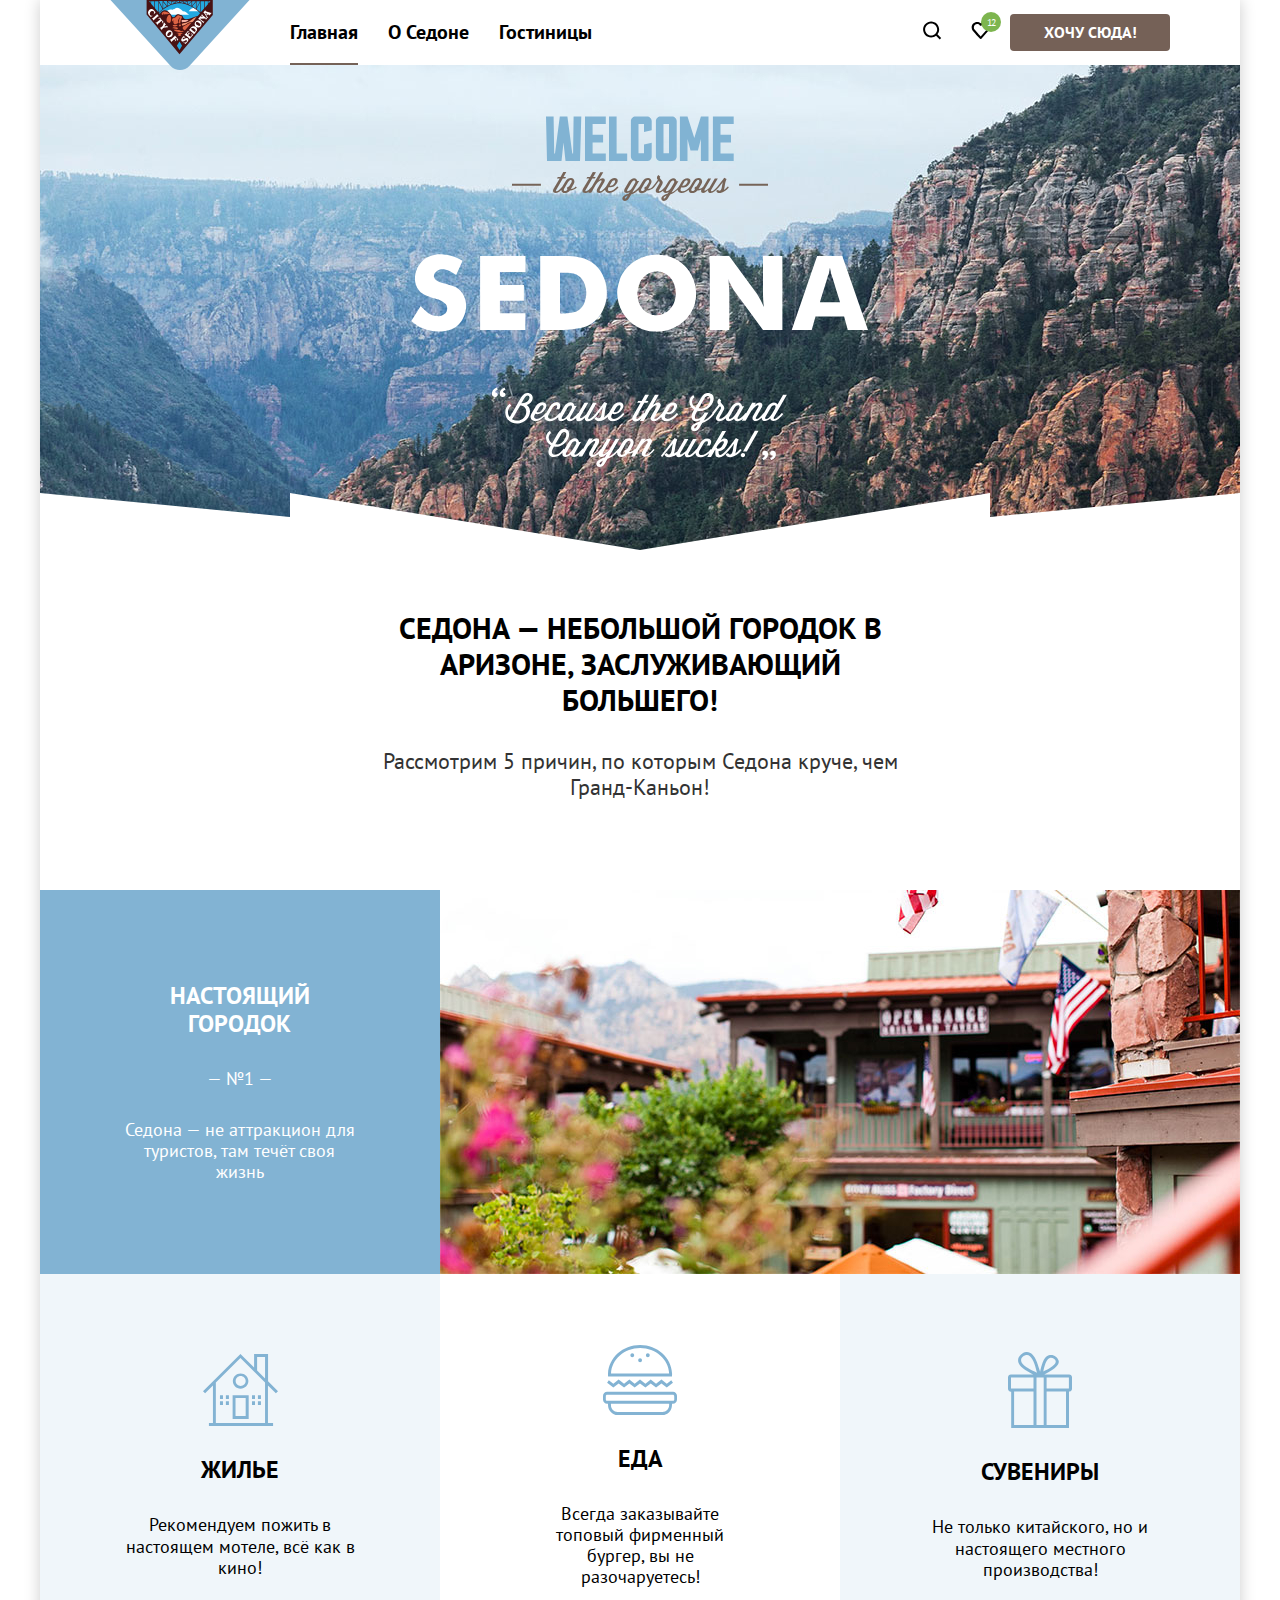
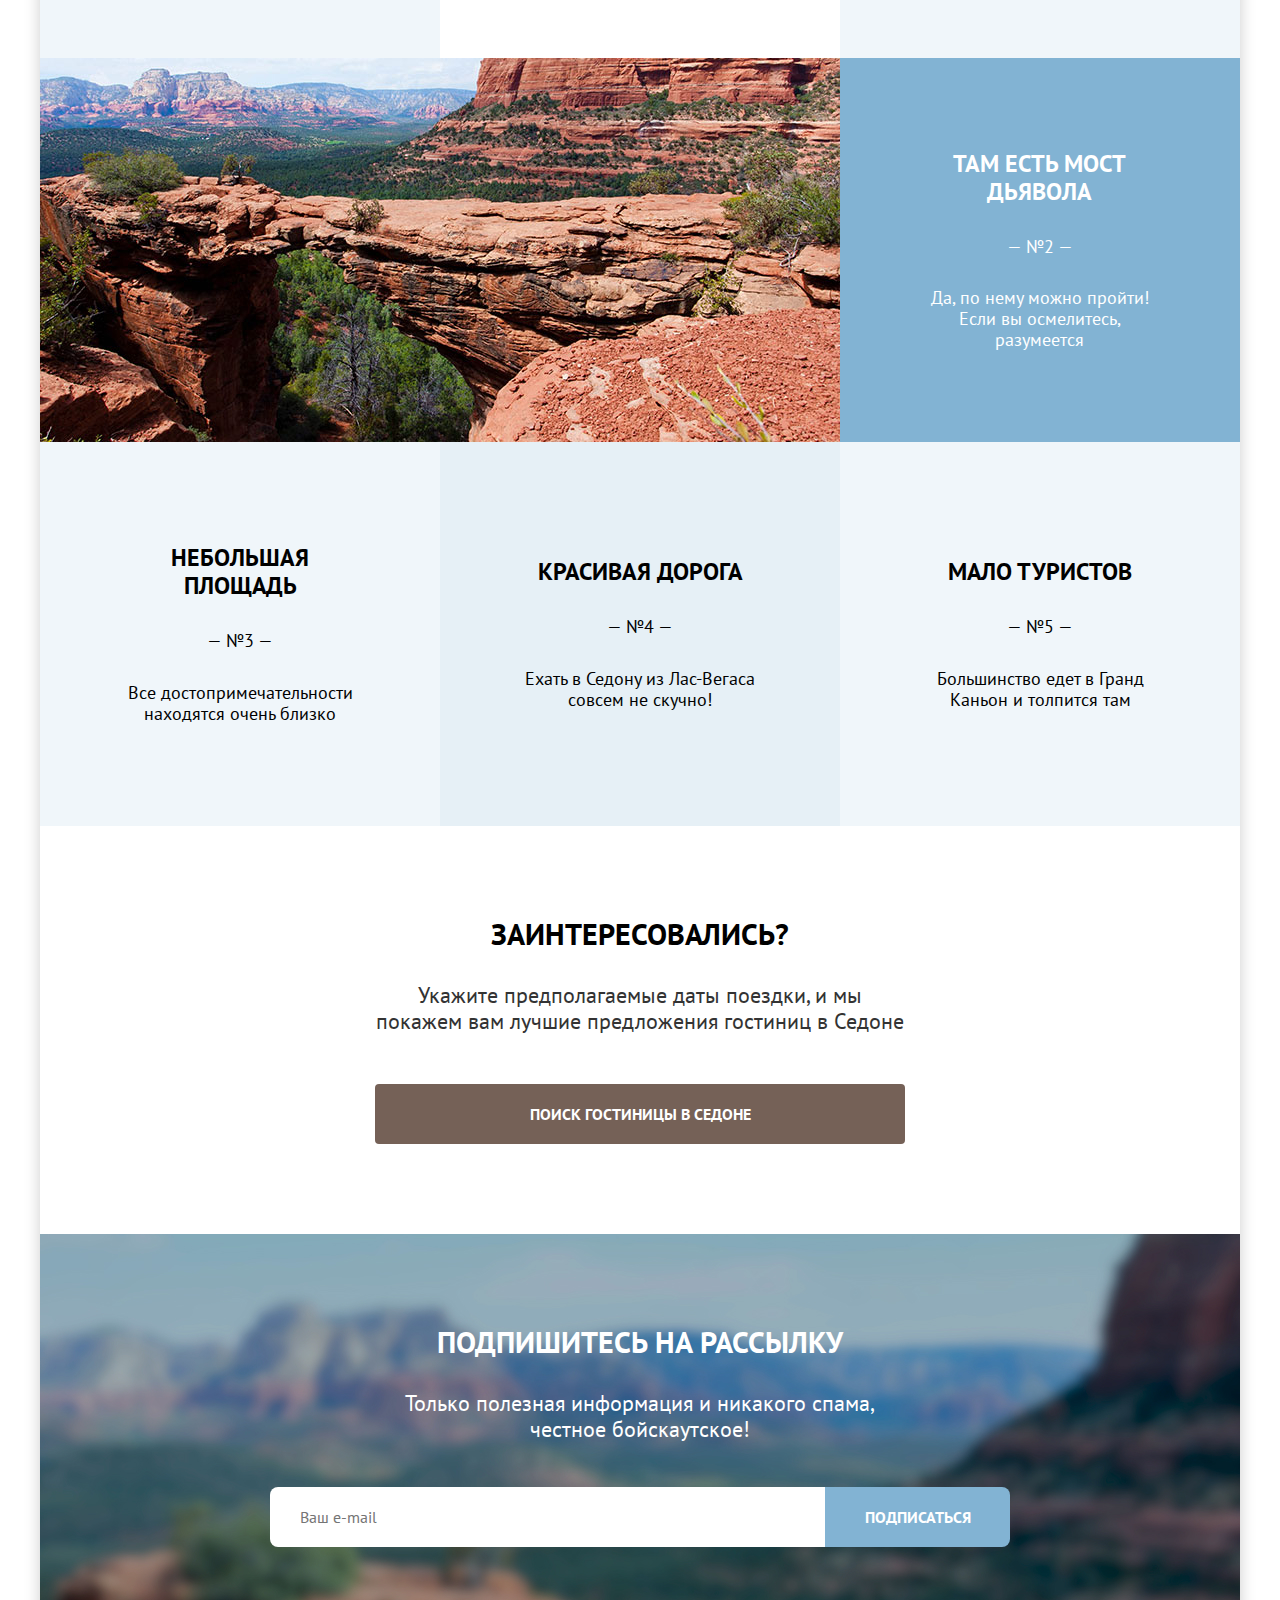
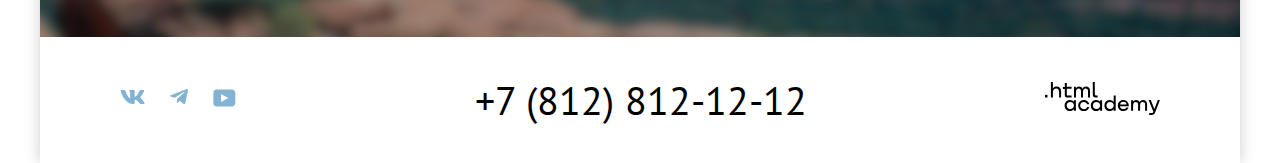
<file: index.html>
<!DOCTYPE html>
<html lang="ru">

<head>
   <meta charset="UTF-8">
   <meta http-equiv="X-UA-Compatible" content="IE=edge">
   <meta name="viewport" content="width=device-width, initial-scale=1.0">
   <title>Седона</title>
   <link rel="stylesheet" href="styles/normalize.css">
   <link rel="stylesheet" href="styles/styles.css">
</head>

<body>
   <div class="overlay"></div>
   <div class="page-container">

      <!-- HEADER -->
      <header class="header">
         <button class="burger" type="button"><span></span></button>
         <img class="header-logo" src="images/header-logo.svg" alt="Логотип." width="140" height="70">
         <nav class="header-nav">
            <ul class="nav-list">
               <li class="nav-item">
                  <a class="nav-link nav-link-current" href="#">Главная</a>
               </li>
               <li class="nav-item">
                  <a class="nav-link" href="#">О Седоне</a>
               </li>
               <li class="nav-item">
                  <a class="nav-link" href="catalog.html">Гостиницы</a>
               </li>
            </ul>
            <div class="header-nav-right">
               <ul class="user-nav-list">
                  <li class="user-nav-item">
                     <button class="user-nav-search-button">
                        <label class="user-nav-search" for="search">
                           <span class="visually-hidden">Поиск</span>
                           <svg width="19" height="19" viewBox="0 0 19 19" xmlns="http://www.w3.org/2000/svg">
                              <path
                                 d="M18.1585 17.05L14.448 13.35C15.4508 12.05 16.1528 10.35 16.1528 8.44995C16.1528 4.04995 12.5426 0.449951 8.13013 0.449951C3.71764 0.449951 0.107422 4.14995 0.107422 8.54995C0.107422 12.95 3.71764 16.55 8.13013 16.55C9.93524 16.55 11.6401 15.95 13.044 14.85L16.7545 18.55L18.1585 17.05ZM8.13013 14.55C4.82076 14.55 2.1131 11.85 2.1131 8.54995C2.1131 5.24995 4.82076 2.54995 8.13013 2.54995C11.4395 2.54995 14.1472 5.24995 14.1472 8.54995C14.1472 11.85 11.4395 14.55 8.13013 14.55Z" />
                           </svg>
                        </label>
                     </button>
                     <input class="header-search-input" type="text" id="search">
                  </li>
                  <li class="user-nav-item">
                     <a class="user-nav-link" href="#">
                        <svg width="19" height="17" viewBox="0 0 19 17" xmlns="http://www.w3.org/2000/svg">
                           <path
                              d="M9.57663 17C9.27578 17 8.97493 16.9 8.77436 16.6C3.35903 10.5 2.05534 9.1 1.75449 8.7C1.0525 7.8 0.651367 6.6 0.651367 5.4C0.651367 2.4 3.05818 0 6.16698 0C7.47067 0 8.67407 0.5 9.67691 1.3C10.6797 0.5 11.9834 0 13.1868 0C16.1954 0 18.7025 2.4 18.7025 5.4C18.7025 6.7 18.201 7.9 17.3988 8.8L10.3789 16.7C10.1783 16.9 9.97776 17 9.57663 17ZM3.5596 7.5C3.86045 7.9 7.06953 11.5 9.67691 14.4L15.8945 7.4C16.3959 6.9 16.5965 6.2 16.5965 5.4C16.5965 3.6 15.0922 2.1 13.2871 2.1C12.2843 2.1 11.2815 2.6 10.5795 3.4C10.2786 3.7 9.97776 3.8 9.67691 3.8C9.37606 3.8 9.07521 3.6 8.87464 3.4C8.17265 2.6 7.16982 2.1 6.16698 2.1C4.36187 2.1 2.85761 3.6 2.85761 5.4C2.75733 6.3 3.15846 7 3.5596 7.5C3.45931 7.5 3.45931 7.5 3.5596 7.5Z" />
                        </svg>
                     </a>
                     <div class="favorite-number">
                        <span class="favorite-number-text">12</span>
                     </div>
                  </li>
               </ul>
               <button class="button header-button" type="button">Хочу сюда!</button>
               <a class="header-phone" href="#">+7 (812) 812-12-12</a>
               <ul class="nav-list nav-social-list">
                  <li class="nav-item">
                     <a class="nav-link" href="index.html">ВКонтакте</a>
                  </li>
                  <li class="nav-item">
                     <a class="nav-link" href="#">Телеграм</a>
                  </li>
                  <li class="nav-item">
                     <a class="nav-link" href="#">Ютуб</a>
                  </li>
                  <li class="nav-item">
                     <a class="nav-link nav-phone" href="#">+7 (812) 812-12-12</a>
                  </li>
               </ul>
            </div>
         </nav>
      </header>
      <!-- / HEADER -->


      <main class="main">
         <!-- HERO -->
         <section class="hero">
            <div class="hero-top">
               <img src="images/welcome.svg" alt="Welcome to Gorgeous Sedona." class="hero-welcome" width="458"
                  height="352">
            </div>
            <div class="hero-text">
               <h2 class="section-title">Седона — небольшой городок в Аризоне,
                  заслуживающий большего!</h2>
               <p class="section-descr">Рассмотрим 5 причин, по которым Седона круче, чем Гранд-Каньон!</p>
            </div>
         </section>
         <!-- / HERO -->


         <!-- ADVANTAGES -->
         <section class="advantages">
            <h2 class="visually-hidden">Преимущества</h2>
            <ul class="advantages-list">
               <li class="advantages-item advantages-first">
                  <div class="advantages-content">
                     <div class="advantages-text">
                        <h3 class="advantages-title">Настоящий городок</h3>
                        <p class="advantages-number">— №1 —</p>
                        <p class="advantages-descr">Седона — не аттракцион для туристов, там течёт своя жизнь</p>
                     </div>
                  </div>
               </li>
               <li class="advantages-item">
                  <div class="advantages-text">
                     <h3 class="advantages-title">Жилье</h3>
                     <p class="advantages-descr">Рекомендуем пожить в настоящем мотеле,
                        всё как в кино!</p>
                  </div>
               </li>
               <li class="advantages-item">
                  <div class="advantages-text">
                     <h3 class="advantages-title">Еда</h3>
                     <p class="advantages-descr">Всегда заказывайте
                        топовый фирменный бургер, вы не разочаруетесь!</p>
                  </div>
               </li>
               <li class="advantages-item">
                  <div class="advantages-text">
                     <h3 class="advantages-title">Сувениры</h3>
                     <p class="advantages-descr">Не только китайского,
                        но и настоящего местного производства!</p>
                  </div>
               </li>
               <li class="advantages-item advantages-second">
                  <div class="advantages-content">
                     <div class="advantages-text">
                        <h3 class="advantages-title">Там есть
                           мост дьявола</h3>
                        <p class="advantages-number">— №2 —</p>
                        <p class="advantages-descr">Да, по нему можно пройти! Если вы осмелитесь, разумеется</p>
                     </div>
                  </div>
               </li>
               <li class="advantages-item">
                  <div class="advantages-text">
                     <h3 class="advantages-title">Небольшая
                        площадь</h3>
                     <p class="advantages-number">— №3 —</p>
                     <p class="advantages-descr">Все достопримечательности находятся очень близко</p>
                  </div>
               </li>
               <li class="advantages-item">
                  <div class="advantages-text">
                     <h3 class="advantages-title">Красивая
                        дорога</h3>
                     <p class="advantages-number">— №4 —</p>
                     <p class="advantages-descr">Ехать в Седону из Лас-Вегаса совсем не скучно!</p>
                  </div>
               </li>
               <li class="advantages-item">
                  <div class="advantages-text">
                     <h3 class="advantages-title">Мало
                        туристов</h3>
                     <p class="advantages-number">— №5 —</p>
                     <p class="advantages-descr">Большинство едет в Гранд Каньон и толпится там</p>
                  </div>
               </li>
            </ul>
         </section>
         <!-- / ADVANTAGES -->


         <!-- HOTEL SEARCH -->
         <section class="hotel-search">
            <div class="hotel-search-container">
               <h2 class="section-title">Заинтересовались?</h2>
               <p class="section-descr hotel-search-descr">Укажите предполагаемые даты поездки, и мы покажем вам лучшие
                  предложения гостиниц в Седоне
               </p>
               <a class="button hotel-search-link" href="catalog.html">Поиск гостиницы в Седоне</a>
            </div>
         </section>
         <!-- / HOTEL SEARCH -->


         <!-- NEWSLETTER -->
         <section class="newsletter">
            <div class="newsletter-container">
               <h2 class="section-title">Подпишитесь на рассылку</h2>
               <p class="section-descr newsletter-descr">Только полезная информация и никакого спама, честное
                  бойскаутское!
               </p>
               <form class="newsletter-form" action="#">
                  <input class="newsletter-input" type="email" placeholder="Ваш e-mail">
                  <button class="button newsletter-button" type="submit">Подписаться</button>
               </form>
            </div>
         </section>
         <!-- / NEWSLETTER -->
      </main>


      <!-- FOOTER -->
      <footer class="footer">
         <ul class="social-list">
            <li class="social-item">
               <a class="social-link" href="#">
                  <svg width="25" height="14" viewBox="0 0 25 14" fill="none" xmlns="http://www.w3.org/2000/svg">
                     <path fill-rule="evenodd" clip-rule="evenodd"
                        d="M24.1164 0.948C24.2824 0.402 24.1164 0 23.3214 0H20.6964C20.0284 0 19.7204 0.347 19.5534 0.73C19.5534 0.73 18.2184 3.926 16.3274 6.002C15.7154 6.604 15.4374 6.795 15.1034 6.795C14.9364 6.795 14.6854 6.604 14.6854 6.057V0.948C14.6854 0.292 14.5014 0 13.9454 0H9.81738C9.40038 0 9.14938 0.304 9.14938 0.593C9.14938 1.214 10.0954 1.358 10.1924 3.106V6.904C10.1924 7.737 10.0394 7.888 9.70538 7.888C8.81538 7.888 6.65038 4.677 5.36538 1.003C5.11638 0.288 4.86438 0 4.19338 0H1.56638C0.816382 0 0.666382 0.347 0.666382 0.73C0.666382 1.412 1.55638 4.8 4.81138 9.281C6.98138 12.341 10.0364 14 12.8194 14C14.4884 14 14.6944 13.632 14.6944 12.997V10.684C14.6944 9.947 14.8524 9.8 15.3814 9.8C15.7714 9.8 16.4384 9.992 17.9964 11.467C19.7764 13.216 20.0694 14 21.0714 14H23.6964C24.4464 14 24.8224 13.632 24.6064 12.904C24.3684 12.18 23.5184 11.129 22.3914 9.882C21.7794 9.172 20.8614 8.407 20.5824 8.024C20.1934 7.533 20.3044 7.314 20.5824 6.877C20.5824 6.877 23.7824 2.451 24.1154 0.948H24.1164Z" />
                  </svg>
               </a>
            </li>
            <li class="social-item">
               <a class="social-link" href="#">
                  <svg width="18" height="16" viewBox="0 0 18 16" fill="none" xmlns="http://www.w3.org/2000/svg">
                     <path
                        d="M16.785 0.0992597L0.840489 6.24776C-0.247661 6.68481 -0.241365 7.29184 0.640845 7.56253L4.73445 8.83953L14.2058 2.8637C14.6537 2.59121 15.0629 2.7378 14.7265 3.03636L7.05283 9.96185H7.05103L7.05283 9.96275L6.77045 14.1823C7.18413 14.1823 7.36669 13.9925 7.59871 13.7686L9.58705 11.8351L13.7229 14.89C14.4855 15.31 15.0332 15.0941 15.2229 14.1841L17.9379 1.38885C18.2158 0.274623 17.5126 -0.229883 16.785 0.0992597Z" />
                  </svg>
               </a>
            </li>
            <li class="social-item">
               <a class="social-link" href="#">
                  <svg width="23" height="18" viewBox="0 0 23 18" xmlns="http://www.w3.org/2000/svg">
                     <path
                        d="M18.9402 0.5H3.50738C1.64668 0.5 0.333252 2.09375 0.333252 3.9V13.9937C0.333252 15.9062 1.64668 17.5 3.50738 17.5H19.1591C20.8009 17.5 22.3333 15.9062 22.3333 14.1V3.9C22.1143 2.09375 20.8009 0.5 18.9402 0.5ZM7.99494 13.0375V4.9625L15.3283 9L7.99494 13.0375Z" />
                  </svg>
               </a>
            </li>
         </ul>
         <a class="footer-phone" href="#">+7 (812) 812-12-12</a>
         <a class="footer-logo" href="#">
            <svg width="115" height="33" viewBox="0 0 115 33" xmlns="http://www.w3.org/2000/svg">
               <path d="M0 12.9V15.5H2.5V12.9H0Z" />
               <path
                  d="M11.6 4.5C10 4.5 8.8 5.2 8 6.2H7.9V0H5.9V15.5H7.9V10.2C7.9 8.1 9.2 6.6 11.2 6.6C13 6.6 14.1 8 14.1 9.8V15.5H16.1V9.4C16.2 6.4 14.3 4.5 11.6 4.5Z" />
               <path
                  d="M26.6 4.8H21.8V1.1H19.8V4.9H17.9V6.9H19.8V12.9C19.8 14.6 20.8 15.6 22.5 15.6H26.6V13.6H22.9C22.2 13.6 21.8 13.2 21.8 12.5V6.8H26.6V4.8Z" />
               <path
                  d="M41.1 4.6C39.5 4.6 38.2 5.4 37.6 6.7H37.5C36.9 5.5 35.7 4.6 34.1 4.6C32.7 4.6 31.6 5.4 31 6.4H30.9V4.8H29V15.4H31V10C31 8 32 6.5 33.6 6.5C35.1 6.5 36 7.5 36 9.1V15.4H38V9.8C38 7.4 39.4 6.5 40.6 6.5C42.1 6.5 43 7.5 43 9.1V15.4H45V8.9C45.1 6.4 43.6 4.6 41.1 4.6Z" />
               <path
                  d="M47.8 12.7C47.8 14.4 48.8 15.4 50.6 15.4H52.6V13.4H50.9C50.2 13.4 49.8 13 49.8 12.3V0H47.8V12.7Z" />
               <path
                  d="M28.9 19.7C28 18.6 26.7 17.9 25 17.9C21.9 17.9 19.6 20.2 19.6 23.5C19.6 26.8 21.9 29.1 25 29.1C26.8 29.1 28 28.3 28.8 27.2H28.9V28.8H30.9V18.2H28.9V19.7ZM25.3 27.1C23.1 27.1 21.7 25.5 21.7 23.5C21.7 21.5 23.1 19.9 25.3 19.9C27.5 19.9 28.9 21.5 28.9 23.5C28.9 25.4 27.5 27.1 25.3 27.1Z" />
               <path
                  d="M44.2 22C43.7 19.6 41.6 17.9 38.8 17.9C35.4 17.9 33.2 20.4 33.2 23.5C33.2 26.6 35.4 29.1 38.8 29.1C41.6 29.1 43.7 27.3 44.2 24.9H42.1C41.7 26.2 40.4 27.2 38.8 27.2C36.6 27.2 35.2 25.6 35.2 23.6C35.2 21.6 36.6 20 38.8 20C40.4 20 41.6 21 42.1 22.2H44.2V22Z" />
               <path
                  d="M55.1 19.7C54.2 18.6 52.9 17.9 51.2 17.9C48.1 17.9 45.8 20.2 45.8 23.5C45.8 26.8 48.1 29.1 51.2 29.1C53 29.1 54.2 28.3 55 27.2H55.1V28.8H57.1V18.2H55.1V19.7ZM51.5 27.1C49.3 27.1 47.9 25.5 47.9 23.5C47.9 21.5 49.3 19.9 51.5 19.9C53.7 19.9 55.1 21.5 55.1 23.5C55.1 25.4 53.6 27.1 51.5 27.1Z" />
               <path
                  d="M68.7 19.8C67.8 18.7 66.5 17.9 64.8 17.9C61.7 17.9 59.4 20.2 59.4 23.5C59.4 26.8 61.6 29.1 64.8 29.1C66.5 29.1 67.8 28.3 68.6 27.3H68.7V28.8H70.7V13.4H68.7V19.8ZM65.1 27.1C62.9 27.1 61.5 25.5 61.5 23.5C61.5 21.5 62.9 19.9 65.1 19.9C67.3 19.9 68.7 21.5 68.7 23.5C68.6 25.5 67.2 27.1 65.1 27.1Z" />
               <path
                  d="M78.3 17.9C75 17.9 72.8 20.4 72.8 23.5C72.8 26.5 74.9 29.1 78.3 29.1C80.8 29.1 82.8 27.8 83.5 25.5H81.4C80.9 26.5 79.8 27.1 78.4 27.1C76.5 27.1 75.1 25.8 75 24.2H83.8C84 20.6 81.8 17.9 78.3 17.9ZM78.3 19.8C80 19.8 81.3 20.8 81.6 22.4H75.1C75.4 20.9 76.6 19.8 78.3 19.8Z" />
               <path
                  d="M98.2 17.9C96.6 17.9 95.3 18.7 94.6 19.9H94.5C93.9 18.7 92.7 17.9 91.1 17.9C89.7 17.9 88.6 18.6 88 19.7V18.2H86.1V28.8H88.1V23.4C88.1 21.4 89.1 20 90.7 19.9C92.2 19.9 93.1 20.9 93.1 22.5V28.8H95.1V23.2C95.1 20.8 96.5 19.9 97.7 19.9C99.2 19.9 100.1 20.9 100.1 22.5V28.8H102.1V22.3C102.2 19.7 100.7 17.9 98.2 17.9Z" />
               <path
                  d="M109.4 27L105.8 18.1H103.6L108.4 29.7C108.1 30.6 107.7 30.9 106.7 30.9H104.2V32.9H106.7C108.5 32.9 109.5 32.1 110.2 30.3L114.9 18.1H112.8L109.4 27Z" />
            </svg>
         </a>
      </footer>
      <!-- / FOOTER -->

   </div>
   <div class="modal-container">
      <form class="modal">
         <button class="modal-close" type="button">
            <svg width="13" height="13" viewBox="0 0 13 13" fill="none" xmlns="http://www.w3.org/2000/svg">
               <path
                  d="M13 1.2L11.8 0L6.5 5.3L1.2 0L0 1.2L5.3 6.5L0 11.8L1.2 13L6.5 7.7L11.8 13L13 11.8L7.7 6.5L13 1.2Z" />
            </svg>
         </button>
         <h2 class="section-title modal-title">Поиск гостиницы в Седоне</h2>
         <div class="modal-group">
            <h3 class="modal-group-title">Дата Заезда:</h3>
            <div class="modal-group-col">
               <input type="date" class="modal-input">
               <span class="modal-input-message"></span>
               <!-- сделай js'ом чтобы если выбрана дата меньше нынешней, данное поле заполнялось соответствующим сообщением и становилось красным
               также по фану выбери дату до которой якобы все занято и если выбирать даты до нее, то будет сообщение типа "на данную дату нет свободных номеров"
                  если же выбрана дата не из прошлого и не раньше той условленной, то будет сообщение "На эти даты есть свободные номера. Пока есть." если реализуешь - будет круто 
                  хотя конечно слишком много времени на это тратить не надо, надо начинать зарабатывать на верстке, так что можно этим по вечерам заниматься или например отводить на поиск решения час в конце учебного дня, ибо начало заработка на верстке сейчас в приоритете-->
            </div>
         </div>
         <div class="modal-group">
            <h3 class="modal-group-title">Дата Выезда:</h3>
            <div class="modal-group-col">
               <input type="date" class="modal-input">
               <span class="modal-input-message"></span>
            </div>
         </div>
         <div class="modal-people-amount">
            <div class="modal-group">
               <h3 class="modal-group-title">Взрослые:</h3>
               <div class="people-amount-input-container">
                  <input type="number" class="modal-input people-amount-input people-amount-input-1">
                  <button class="amount-button amount-minus amount-minus-1" type="button">
                     <svg width="13" height="1" viewBox="0 0 13 1" fill="none" xmlns="http://www.w3.org/2000/svg">
                        <path d="M0 0L0 1L13 1V0L0 0Z" />
                     </svg>
                  </button>
                  <button class="amount-button amount-plus amount-plus-1" type="button">
                     <svg width="13" height="13" viewBox="0 0 13 13" fill="none" xmlns="http://www.w3.org/2000/svg">
                        <path d="M13 6H7V0H6V6H0V7H6V13H7V7H13V6Z" />
                     </svg>
                  </button>
               </div>
            </div>
            <div class="modal-group">
               <div class="tooltip-container">
                  <h3 class="modal-group-title">Дети:</h3>
                  <div class="tooltip">
                     <div class="tooltip-text">
                        Укажите количество детей, которые будут с вами, возраст которых от 6 до
                        18
                        лет.
                        Дети до 6 лет размещаются бесплатно.
                     </div>
                  </div>
               </div>
               <div class="people-amount-input-container">
                  <input type="number" class="modal-input people-amount-input people-amount-input-2">
                  <button class="amount-button amount-minus amount-minus-2" type="button">
                     <svg width="13" height="1" viewBox="0 0 13 1" fill="none" xmlns="http://www.w3.org/2000/svg">
                        <path d="M0 0L0 1L13 1V0L0 0Z" />
                     </svg>
                  </button>
                  <button class="amount-button amount-plus amount-plus-2" type="button">
                     <svg width="13" height="13" viewBox="0 0 13 13" fill="none" xmlns="http://www.w3.org/2000/svg">
                        <path d="M13 6H7V0H6V6H0V7H6V13H7V7H13V6Z" />
                     </svg>
                  </button>
               </div>
            </div>
         </div>
         <button class="button modal-button" type="submit">Найти</button>
         <button class="button modal-close-bottom" type="button">Закрыть</button>
      </form>
   </div>
   <script src="script.js"></script>
</body>

</html>
</file>
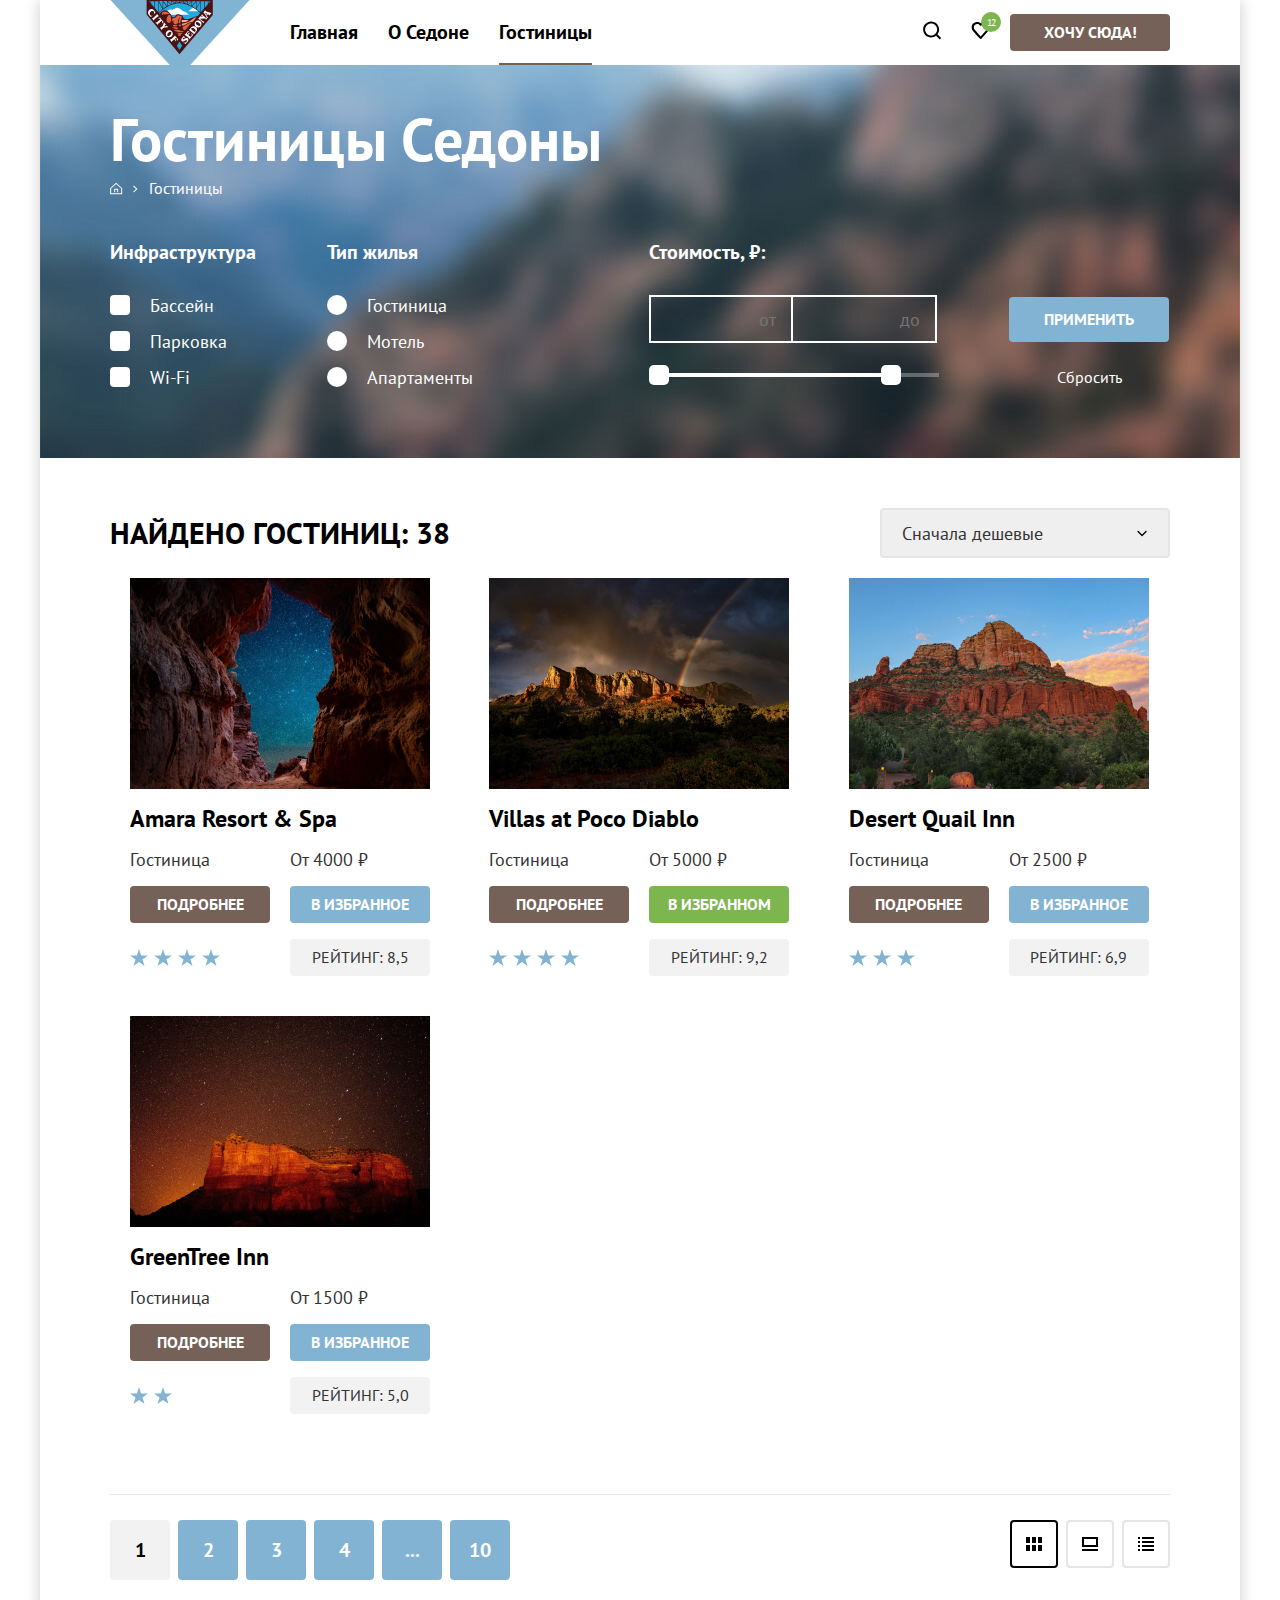
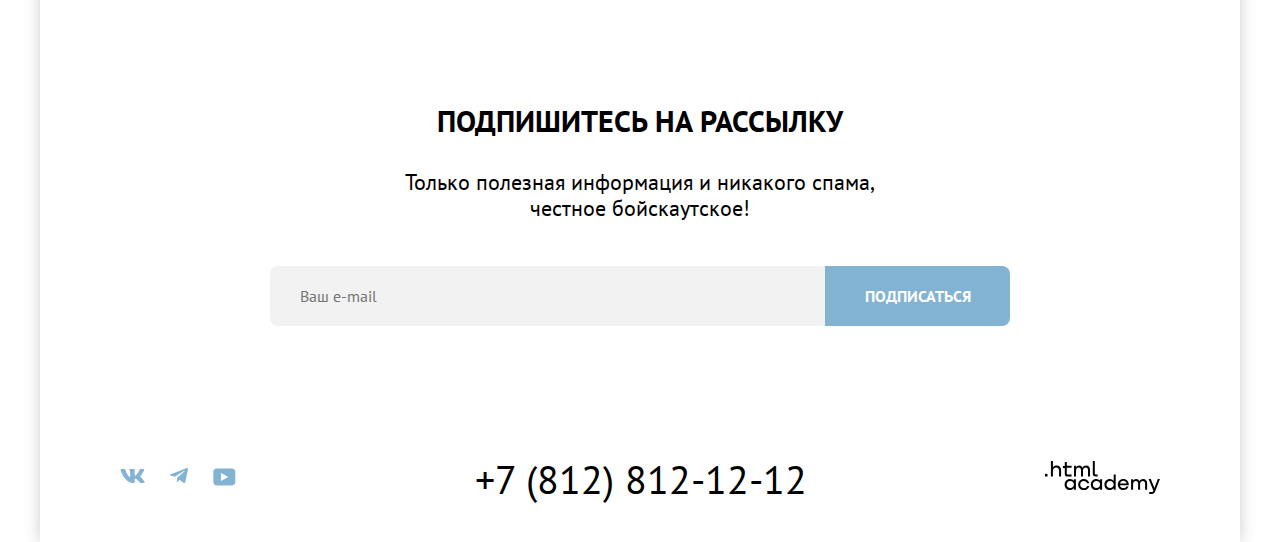
<file: catalog.html>
<!DOCTYPE html>
<html lang="en">

<head>
  <meta charset="UTF-8">
  <meta http-equiv="X-UA-Compatible" content="IE=edge">
  <meta name="viewport" content="width=device-width, initial-scale=1.0">
  <title>Каталог</title>
  <link rel="stylesheet" href="styles/normalize.css">
  <link rel="stylesheet" href="styles/styles.css">
</head>

<body>
  <div class="overlay"></div>
  <div class="page-container">

    <!-- HEADER -->
    <header class="header">
      <button class="burger" type="button"><span></span></button>
      <img class="header-logo" src="images/header-logo.svg" alt="Логотип." width="140" height="70">
      <nav class="header-nav">
        <ul class="nav-list">
          <li class="nav-item">
            <a class="nav-link" href="index.html">Главная</a>
          </li>
          <li class="nav-item">
            <a class="nav-link" href="#">О Седоне</a>
          </li>
          <li class="nav-item">
            <a class="nav-link nav-link-current" href="#">Гостиницы</a>
          </li>
        </ul>
        <div class="header-nav-right">
          <ul class="user-nav-list">
            <li class="user-nav-item">
              <button class="user-nav-search-button">
                <label class="user-nav-search" for="search">
                  <span class="visually-hidden">Поиск</span>
                  <svg width="19" height="19" viewBox="0 0 19 19" xmlns="http://www.w3.org/2000/svg">
                    <path
                      d="M18.1585 17.05L14.448 13.35C15.4508 12.05 16.1528 10.35 16.1528 8.44995C16.1528 4.04995 12.5426 0.449951 8.13013 0.449951C3.71764 0.449951 0.107422 4.14995 0.107422 8.54995C0.107422 12.95 3.71764 16.55 8.13013 16.55C9.93524 16.55 11.6401 15.95 13.044 14.85L16.7545 18.55L18.1585 17.05ZM8.13013 14.55C4.82076 14.55 2.1131 11.85 2.1131 8.54995C2.1131 5.24995 4.82076 2.54995 8.13013 2.54995C11.4395 2.54995 14.1472 5.24995 14.1472 8.54995C14.1472 11.85 11.4395 14.55 8.13013 14.55Z" />
                  </svg>
                </label>
              </button>
              <input class="header-search-input" type="text" id="search">
            </li>
            <li class="user-nav-item">
              <a class="user-nav-link" href="#">
                <svg width="19" height="17" viewBox="0 0 19 17" xmlns="http://www.w3.org/2000/svg">
                  <path
                    d="M9.57663 17C9.27578 17 8.97493 16.9 8.77436 16.6C3.35903 10.5 2.05534 9.1 1.75449 8.7C1.0525 7.8 0.651367 6.6 0.651367 5.4C0.651367 2.4 3.05818 0 6.16698 0C7.47067 0 8.67407 0.5 9.67691 1.3C10.6797 0.5 11.9834 0 13.1868 0C16.1954 0 18.7025 2.4 18.7025 5.4C18.7025 6.7 18.201 7.9 17.3988 8.8L10.3789 16.7C10.1783 16.9 9.97776 17 9.57663 17ZM3.5596 7.5C3.86045 7.9 7.06953 11.5 9.67691 14.4L15.8945 7.4C16.3959 6.9 16.5965 6.2 16.5965 5.4C16.5965 3.6 15.0922 2.1 13.2871 2.1C12.2843 2.1 11.2815 2.6 10.5795 3.4C10.2786 3.7 9.97776 3.8 9.67691 3.8C9.37606 3.8 9.07521 3.6 8.87464 3.4C8.17265 2.6 7.16982 2.1 6.16698 2.1C4.36187 2.1 2.85761 3.6 2.85761 5.4C2.75733 6.3 3.15846 7 3.5596 7.5C3.45931 7.5 3.45931 7.5 3.5596 7.5Z" />
                </svg>
              </a>
              <div class="favorite-number">
                <span class="favorite-number-text">12</span>
              </div>
            </li>
          </ul>
          <button class="button header-button" type="button">Хочу сюда!</button>
          <a class="header-phone" href="#">+7 (812) 812-12-12</a>
          <ul class="nav-list nav-social-list">
            <li class="nav-item">
              <a class="nav-link" href="index.html">ВКонтакте</a>
            </li>
            <li class="nav-item">
              <a class="nav-link" href="#">Телеграм</a>
            </li>
            <li class="nav-item">
              <a class="nav-link" href="#">Ютуб</a>
            </li>
            <li class="nav-item">
              <a class="nav-link nav-phone" href="#">+7 (812) 812-12-12</a>
            </li>
          </ul>
        </div>
      </nav>
    </header>
    <!-- / HEADER -->


    <main class="main">

      <!-- FILTERS -->
      <section class="filter">
        <div class="container">
          <h2 class="filter-title">Гостиницы Седоны</h2>
          <ul class="breadcrumbs">
            <li class="breadcrumbs-item">
              <a class="breadcrumbs-link" href="index.html">
                <svg width="13" height="13" viewBox="0 0 13 13" fill="none" xmlns="http://www.w3.org/2000/svg">
                  <path fill-rule="evenodd" clip-rule="evenodd"
                    d="M0.162109 6.1499L6.16211 0.649902L12.1621 6.1499V12.3499H0.162109V6.1499ZM1.16211 6.5499V11.3499H11.1621V6.5499L6.16211 2.0499L1.16211 6.5499ZM5.16211 10.3499H4.16211V6.84985H8.16211V10.3499H7.16211V7.84985H5.16211V10.3499Z" />
                </svg>
              </a>
            </li>
            <li class="breadcrumbs-item">
              <a class="breadcrumbs-link" href="#">Гостиницы</a>
            </li>
          </ul>
          <form class="filter-form">
            <div class="filter-form-col">
              <div class="filter-group">
                <h3 class="filter-group-title">Инфраструктура</h3>
                <ul class="filter-group-list">
                  <li class="filter-group-item">
                    <label class="filter-label">
                      <input class="filter-label-field visually-hidden" type="checkbox" name="infrastructure"
                        value="swimming-pool">
                      <span class="mark"></span>
                      <span class="filter-label-name">Бассейн</span>
                    </label>
                  </li>
                  <li class="filter-group-item">
                    <label class="filter-label">
                      <input class="filter-label-field visually-hidden" type="checkbox" name="infrastructure"
                        value="parking">
                      <span class="mark"></span>
                      <span class="filter-label-name">Парковка</span>
                    </label>
                  </li>
                  <li class="filter-group-item">
                    <label class="filter-label">
                      <input class="filter-label-field visually-hidden" type="checkbox" name="infrastructure"
                        value="wi-fi">
                      <span class="mark"></span>
                      <span class="filter-label-name">Wi-Fi</span>
                    </label>
                  </li>
                </ul>
              </div>
              <div class="filter-group">
                <h3 class="filter-group-title">Тип жилья</h3>
                <ul class="filter-group-list">
                  <li class="filter-group-item">
                    <label class="filter-label">
                      <input class="filter-label-field visually-hidden" type="radio" name="type-of-housing"
                        value="hotel">
                      <span class="mark"></span>
                      <span class="filter-label-name">Гостиница</span>
                    </label>
                  </li>
                  <li class="filter-group-item">
                    <label class="filter-label">
                      <input class="filter-label-field visually-hidden" type="radio" name="type-of-housing"
                        value="motel">
                      <span class="mark"></span>
                      <span class="filter-label-name">Мотель</span>
                    </label>
                  </li>
                  <li class="filter-group-item">
                    <label class="filter-label">
                      <input class="filter-label-field visually-hidden" type="radio" name="type-of-housing"
                        value="apartments">
                      <span class="mark"></span>
                      <span class="filter-label-name">Апартаменты</span>
                    </label>
                  </li>
                </ul>
              </div>
            </div>

            <div class="filter-form-col">
              <div class="filter-group">
                <h3 class="filter-group-title">Стоимость, ₽:</h3>
                <div class="price-inputs-container">
                  <input type="number" class="price-input" placeholder="от" name="min-price">
                  <input type="number" class="price-input" placeholder="до" name="max-price">
                </div>
                <div class="price-range-scale">
                  <div class="price-range"></div>
                  <button class="price-range-button"></button>
                  <button class="price-range-button"></button>
                </div>
              </div>
              <div class="filter-form-buttons-container">
                <button class="filter-form-button button button-apply">Применить</button>
                <button class="filter-form-button button-reset">Сбросить</button>
              </div>
            </div>
          </form>
        </div>
      </section>
      <!-- / FILTERS -->


      <!-- PRODUCT-CARDS -->
      <section class="product-cards">
        <div class="container">
          <h2 class="visually-hidden">Результаты поиска</h2>
          <div class="product-cards-top">
            <p class="section-title">Найдено гостиниц: 38</p>
            <select class="product-order-select" id="products-order" aria-label="Порядок товаров.">
              <option value="cheep first">Сначала дешевые</option>
              <option value="expensive first">Сначала дорогие</option>
              <option value="popular first">Сначала популярные</option>
            </select>
          </div>
          <ul class="product-cards-list">
            <li class="product-card">
              <a class="product-card-link" href="#">
                <img class="product-card-image" src="images/hotel-1.jpg" alt="Гостиница." height="211">
                <h3 class="product-card-title">Amara Resort & Spa</h3>
              </a>
              <div class="product-information">
                <span class="product-name">Гостиница</span>
                <span class="product-price">От <span class="price">4000 ₽</span></span>
                <a class="button" href="#">Подробнее</a>
                <button class="button button-add-to-favorite">В избранное</button>
                <ul class="product-rating-points">
                  <li class="rating-point"></li>
                  <li class="rating-point"></li>
                  <li class="rating-point"></li>
                  <li class="rating-point"></li>
                </ul>
                <span class="product-rating">Рейтинг: <span class="rating">8,5</span></span>
              </div>
            </li>
            <li class="product-card">
              <a class="product-card-link" href="#">
                <img class="product-card-image" src="images/hotel-2.jpg" alt="Гостиница." height="211">
                <h3 class="product-card-title">Villas at Poco Diablo</h3>
              </a>
              <div class="product-information">
                <span class="product-name">Гостиница</span>
                <span class="product-price">От <span class="price">5000 ₽</span></span>
                <a class="button" href="#">Подробнее</a>
                <button class="button button-in-favorite">В избранном</button>
                <ul class="product-rating-points">
                  <li class="rating-point"></li>
                  <li class="rating-point"></li>
                  <li class="rating-point"></li>
                  <li class="rating-point"></li>
                </ul>
                <span class="product-rating">Рейтинг: <span class="rating">9,2</span></span>
              </div>
            </li>
            <li class="product-card">
              <a class="product-card-link" href="#">
                <img class="product-card-image" src="images/hotel-3.jpg" alt="Гостиница." height="211">
                <h3 class="product-card-title">Desert Quail Inn</h3>
              </a>
              <div class="product-information">
                <span class="product-name">Гостиница</span>
                <span class="product-price">От <span class="price">2500 ₽</span></span>
                <a class="button" href="#">Подробнее</a>
                <button class="button button-add-to-favorite">В избранное</button>
                <ul class="product-rating-points">
                  <li class="rating-point"></li>
                  <li class="rating-point"></li>
                  <li class="rating-point"></li>
                </ul>
                <span class="product-rating">Рейтинг: <span class="rating">6,9</span></span>
              </div>
            </li>
            <li class="product-card">
              <a class="product-card-link" href="#">
                <img class="product-card-image" src="images/hotel-4.jpg" alt="Гостиница." height="211">
                <h3 class="product-card-title">GreenTree Inn</h3>
              </a>
              <div class="product-information">
                <span class="product-name">Гостиница</span>
                <span class="product-price">От <span class="price">1500 ₽</span></span>
                <a class="button" href="#">Подробнее</a>
                <button class="button button-add-to-favorite">В избранное</button>
                <ul class="product-rating-points">
                  <li class="rating-point"></li>
                  <li class="rating-point"></li>
                </ul>
                <span class="product-rating">Рейтинг: <span class="rating">5,0</span></span>
              </div>
            </li>
          </ul>
          <div class="pagination-container">
            <ul class="pagination">
              <li class="pagination-item">
                <a class="pagination-link pagination-link-current" href="#">1</a>
              </li>
              <li class="pagination-item">
                <a class="pagination-link" href="#">2</a>
              </li>
              <li class="pagination-item">
                <a class="pagination-link" href="#">3</a>
              </li>
              <li class="pagination-item">
                <a class="pagination-link" href="#">4</a>
              </li>
              <li class="pagination-item">
                <a class="pagination-link" href="#">...</a>
              </li>
              <li class="pagination-item">
                <a class="pagination-link" href="#">10</a>
              </li>
            </ul>
            <ul class="pagination pagination-mobile">
              <li class="pagination-item">
                <a class="pagination-link pagination-prev" href="#">
                  <svg xmlns="http://www.w3.org/2000/svg" viewBox="0 0 256 512" width="15" height="18">
                    <path
                      d="M64 448c-8.188 0-16.38-3.125-22.62-9.375c-12.5-12.5-12.5-32.75 0-45.25L178.8 256L41.38 118.6c-12.5-12.5-12.5-32.75 0-45.25s32.75-12.5 45.25 0l160 160c12.5 12.5 12.5 32.75 0 45.25l-160 160C80.38 444.9 72.19 448 64 448z" />
                  </svg>
                </a>
              </li>
              <li class="pagination-item">
                <a class="pagination-link pagination-link-current" href="#">1</a>
              </li>
              <li class="pagination-item">
                <a class="pagination-link" href="#">2</a>
              </li>
              <li class="pagination-item">
                <a class="pagination-link pagination-next" href="#">
                  <svg xmlns="http://www.w3.org/2000/svg" viewBox="0 0 256 512" width="15" height="18">
                    <path
                      d="M64 448c-8.188 0-16.38-3.125-22.62-9.375c-12.5-12.5-12.5-32.75 0-45.25L178.8 256L41.38 118.6c-12.5-12.5-12.5-32.75 0-45.25s32.75-12.5 45.25 0l160 160c12.5 12.5 12.5 32.75 0 45.25l-160 160C80.38 444.9 72.19 448 64 448z" />
                  </svg>
                </a>
              </li>
            </ul>
            <ul class="layout-list">
              <li class="layout-item">
                <a href="#" class="layout-link layout-link-current"></a>
              </li>
              <li class="layout-item">
                <a href="#" class="layout-link"></a>
              </li>
              <li class="layout-item">
                <a href="#" class="layout-link"></a>
              </li>
            </ul>
          </div>
        </div>
      </section>
      <!-- / PRODUCT-CARDS -->


      <!-- NEWSLETTER -->
      <section class="newsletter newsletter-catalog">
        <div class="newsletter-container">
          <h2 class="section-title">Подпишитесь на рассылку</h2>
          <p class="section-descr newsletter-descr">Только полезная информация и никакого спама, честное
            бойскаутское!
          </p>
          <form class="newsletter-form" action="#">
            <input class="newsletter-input newsletter-catalog-input" type="email" placeholder="Ваш e-mail">
            <button class="button newsletter-button" type="submit">Подписаться</button>
          </form>
        </div>
      </section>
      <!-- / NEWSLETTER -->
    </main>


    <!-- FOOTER -->
    <footer class="footer">
      <ul class="social-list">
        <li class="social-item">
          <a class="social-link" href="#">
            <svg width="25" height="14" viewBox="0 0 25 14" fill="none" xmlns="http://www.w3.org/2000/svg">
              <path fill-rule="evenodd" clip-rule="evenodd"
                d="M24.1164 0.948C24.2824 0.402 24.1164 0 23.3214 0H20.6964C20.0284 0 19.7204 0.347 19.5534 0.73C19.5534 0.73 18.2184 3.926 16.3274 6.002C15.7154 6.604 15.4374 6.795 15.1034 6.795C14.9364 6.795 14.6854 6.604 14.6854 6.057V0.948C14.6854 0.292 14.5014 0 13.9454 0H9.81738C9.40038 0 9.14938 0.304 9.14938 0.593C9.14938 1.214 10.0954 1.358 10.1924 3.106V6.904C10.1924 7.737 10.0394 7.888 9.70538 7.888C8.81538 7.888 6.65038 4.677 5.36538 1.003C5.11638 0.288 4.86438 0 4.19338 0H1.56638C0.816382 0 0.666382 0.347 0.666382 0.73C0.666382 1.412 1.55638 4.8 4.81138 9.281C6.98138 12.341 10.0364 14 12.8194 14C14.4884 14 14.6944 13.632 14.6944 12.997V10.684C14.6944 9.947 14.8524 9.8 15.3814 9.8C15.7714 9.8 16.4384 9.992 17.9964 11.467C19.7764 13.216 20.0694 14 21.0714 14H23.6964C24.4464 14 24.8224 13.632 24.6064 12.904C24.3684 12.18 23.5184 11.129 22.3914 9.882C21.7794 9.172 20.8614 8.407 20.5824 8.024C20.1934 7.533 20.3044 7.314 20.5824 6.877C20.5824 6.877 23.7824 2.451 24.1154 0.948H24.1164Z" />
            </svg>
          </a>
        </li>
        <li class="social-item">
          <a class="social-link" href="#">
            <svg width="18" height="16" viewBox="0 0 18 16" fill="none" xmlns="http://www.w3.org/2000/svg">
              <path
                d="M16.785 0.0992597L0.840489 6.24776C-0.247661 6.68481 -0.241365 7.29184 0.640845 7.56253L4.73445 8.83953L14.2058 2.8637C14.6537 2.59121 15.0629 2.7378 14.7265 3.03636L7.05283 9.96185H7.05103L7.05283 9.96275L6.77045 14.1823C7.18413 14.1823 7.36669 13.9925 7.59871 13.7686L9.58705 11.8351L13.7229 14.89C14.4855 15.31 15.0332 15.0941 15.2229 14.1841L17.9379 1.38885C18.2158 0.274623 17.5126 -0.229883 16.785 0.0992597Z" />
            </svg>
          </a>
        </li>
        <li class="social-item">
          <a class="social-link" href="#">
            <svg width="23" height="18" viewBox="0 0 23 18" xmlns="http://www.w3.org/2000/svg">
              <path
                d="M18.9402 0.5H3.50738C1.64668 0.5 0.333252 2.09375 0.333252 3.9V13.9937C0.333252 15.9062 1.64668 17.5 3.50738 17.5H19.1591C20.8009 17.5 22.3333 15.9062 22.3333 14.1V3.9C22.1143 2.09375 20.8009 0.5 18.9402 0.5ZM7.99494 13.0375V4.9625L15.3283 9L7.99494 13.0375Z" />
            </svg>
          </a>
        </li>
      </ul>
      <a class="footer-phone" href="#">+7 (812) 812-12-12</a>
      <a class="footer-logo" href="#">
        <svg width="115" height="33" viewBox="0 0 115 33" xmlns="http://www.w3.org/2000/svg">
          <path d="M0 12.9V15.5H2.5V12.9H0Z" />
          <path
            d="M11.6 4.5C10 4.5 8.8 5.2 8 6.2H7.9V0H5.9V15.5H7.9V10.2C7.9 8.1 9.2 6.6 11.2 6.6C13 6.6 14.1 8 14.1 9.8V15.5H16.1V9.4C16.2 6.4 14.3 4.5 11.6 4.5Z" />
          <path
            d="M26.6 4.8H21.8V1.1H19.8V4.9H17.9V6.9H19.8V12.9C19.8 14.6 20.8 15.6 22.5 15.6H26.6V13.6H22.9C22.2 13.6 21.8 13.2 21.8 12.5V6.8H26.6V4.8Z" />
          <path
            d="M41.1 4.6C39.5 4.6 38.2 5.4 37.6 6.7H37.5C36.9 5.5 35.7 4.6 34.1 4.6C32.7 4.6 31.6 5.4 31 6.4H30.9V4.8H29V15.4H31V10C31 8 32 6.5 33.6 6.5C35.1 6.5 36 7.5 36 9.1V15.4H38V9.8C38 7.4 39.4 6.5 40.6 6.5C42.1 6.5 43 7.5 43 9.1V15.4H45V8.9C45.1 6.4 43.6 4.6 41.1 4.6Z" />
          <path d="M47.8 12.7C47.8 14.4 48.8 15.4 50.6 15.4H52.6V13.4H50.9C50.2 13.4 49.8 13 49.8 12.3V0H47.8V12.7Z" />
          <path
            d="M28.9 19.7C28 18.6 26.7 17.9 25 17.9C21.9 17.9 19.6 20.2 19.6 23.5C19.6 26.8 21.9 29.1 25 29.1C26.8 29.1 28 28.3 28.8 27.2H28.9V28.8H30.9V18.2H28.9V19.7ZM25.3 27.1C23.1 27.1 21.7 25.5 21.7 23.5C21.7 21.5 23.1 19.9 25.3 19.9C27.5 19.9 28.9 21.5 28.9 23.5C28.9 25.4 27.5 27.1 25.3 27.1Z" />
          <path
            d="M44.2 22C43.7 19.6 41.6 17.9 38.8 17.9C35.4 17.9 33.2 20.4 33.2 23.5C33.2 26.6 35.4 29.1 38.8 29.1C41.6 29.1 43.7 27.3 44.2 24.9H42.1C41.7 26.2 40.4 27.2 38.8 27.2C36.6 27.2 35.2 25.6 35.2 23.6C35.2 21.6 36.6 20 38.8 20C40.4 20 41.6 21 42.1 22.2H44.2V22Z" />
          <path
            d="M55.1 19.7C54.2 18.6 52.9 17.9 51.2 17.9C48.1 17.9 45.8 20.2 45.8 23.5C45.8 26.8 48.1 29.1 51.2 29.1C53 29.1 54.2 28.3 55 27.2H55.1V28.8H57.1V18.2H55.1V19.7ZM51.5 27.1C49.3 27.1 47.9 25.5 47.9 23.5C47.9 21.5 49.3 19.9 51.5 19.9C53.7 19.9 55.1 21.5 55.1 23.5C55.1 25.4 53.6 27.1 51.5 27.1Z" />
          <path
            d="M68.7 19.8C67.8 18.7 66.5 17.9 64.8 17.9C61.7 17.9 59.4 20.2 59.4 23.5C59.4 26.8 61.6 29.1 64.8 29.1C66.5 29.1 67.8 28.3 68.6 27.3H68.7V28.8H70.7V13.4H68.7V19.8ZM65.1 27.1C62.9 27.1 61.5 25.5 61.5 23.5C61.5 21.5 62.9 19.9 65.1 19.9C67.3 19.9 68.7 21.5 68.7 23.5C68.6 25.5 67.2 27.1 65.1 27.1Z" />
          <path
            d="M78.3 17.9C75 17.9 72.8 20.4 72.8 23.5C72.8 26.5 74.9 29.1 78.3 29.1C80.8 29.1 82.8 27.8 83.5 25.5H81.4C80.9 26.5 79.8 27.1 78.4 27.1C76.5 27.1 75.1 25.8 75 24.2H83.8C84 20.6 81.8 17.9 78.3 17.9ZM78.3 19.8C80 19.8 81.3 20.8 81.6 22.4H75.1C75.4 20.9 76.6 19.8 78.3 19.8Z" />
          <path
            d="M98.2 17.9C96.6 17.9 95.3 18.7 94.6 19.9H94.5C93.9 18.7 92.7 17.9 91.1 17.9C89.7 17.9 88.6 18.6 88 19.7V18.2H86.1V28.8H88.1V23.4C88.1 21.4 89.1 20 90.7 19.9C92.2 19.9 93.1 20.9 93.1 22.5V28.8H95.1V23.2C95.1 20.8 96.5 19.9 97.7 19.9C99.2 19.9 100.1 20.9 100.1 22.5V28.8H102.1V22.3C102.2 19.7 100.7 17.9 98.2 17.9Z" />
          <path
            d="M109.4 27L105.8 18.1H103.6L108.4 29.7C108.1 30.6 107.7 30.9 106.7 30.9H104.2V32.9H106.7C108.5 32.9 109.5 32.1 110.2 30.3L114.9 18.1H112.8L109.4 27Z" />
        </svg>
      </a>
    </footer>
    <!-- / FOOTER -->

  </div>
  <div class="modal-container">
    <form class="modal">
       <button class="modal-close" type="button">
          <svg width="13" height="13" viewBox="0 0 13 13" fill="none" xmlns="http://www.w3.org/2000/svg">
             <path
                d="M13 1.2L11.8 0L6.5 5.3L1.2 0L0 1.2L5.3 6.5L0 11.8L1.2 13L6.5 7.7L11.8 13L13 11.8L7.7 6.5L13 1.2Z" />
          </svg>
       </button>
       <h2 class="section-title modal-title">Поиск гостиницы в Седоне</h2>
       <div class="modal-group">
          <h3 class="modal-group-title">Дата Заезда:</h3>
          <div class="modal-group-col">
             <input type="date" class="modal-input">
             <span class="modal-input-message"></span>
             <!-- сделай js'ом чтобы если выбрана дата меньше нынешней, данное поле заполнялось соответствующим сообщением и становилось красным
             также по фану выбери дату до которой якобы все занято и если выбирать даты до нее, то будет сообщение типа "на данную дату нет свободных номеров"
                если же выбрана дата не из прошлого и не раньше той условленной, то будет сообщение "На эти даты есть свободные номера. Пока есть." если реализуешь - будет круто 
                хотя конечно слишком много времени на это тратить не надо, надо начинать зарабатывать на верстке, так что можно этим по вечерам заниматься или например отводить на поиск решения час в конце учебного дня, ибо начало заработка на верстке сейчас в приоритете-->
          </div>
       </div>
       <div class="modal-group">
          <h3 class="modal-group-title">Дата Выезда:</h3>
          <div class="modal-group-col">
             <input type="date" class="modal-input">
             <span class="modal-input-message"></span>
          </div>
       </div>
       <div class="modal-people-amount">
          <div class="modal-group">
             <h3 class="modal-group-title">Взрослые:</h3>
             <div class="people-amount-input-container">
                <input type="number" class="modal-input people-amount-input people-amount-input-1">
                <button class="amount-button amount-minus amount-minus-1" type="button">
                   <svg width="13" height="1" viewBox="0 0 13 1" fill="none" xmlns="http://www.w3.org/2000/svg">
                      <path d="M0 0L0 1L13 1V0L0 0Z" />
                   </svg>
                </button>
                <button class="amount-button amount-plus amount-plus-1" type="button">
                   <svg width="13" height="13" viewBox="0 0 13 13" fill="none" xmlns="http://www.w3.org/2000/svg">
                      <path d="M13 6H7V0H6V6H0V7H6V13H7V7H13V6Z" />
                   </svg>
                </button>
             </div>
          </div>
          <div class="modal-group">
             <div class="tooltip-container">
                <h3 class="modal-group-title">Дети:</h3>
                <div class="tooltip">
                   <div class="tooltip-text">
                      Укажите количество детей, которые будут с вами, возраст которых от 6 до
                      18
                      лет.
                      Дети до 6 лет размещаются бесплатно.
                   </div>
                </div>
             </div>
             <div class="people-amount-input-container">
                <input type="number" class="modal-input people-amount-input people-amount-input-2">
                <button class="amount-button amount-minus amount-minus-2" type="button">
                   <svg width="13" height="1" viewBox="0 0 13 1" fill="none" xmlns="http://www.w3.org/2000/svg">
                      <path d="M0 0L0 1L13 1V0L0 0Z" />
                   </svg>
                </button>
                <button class="amount-button amount-plus amount-plus-2" type="button">
                   <svg width="13" height="13" viewBox="0 0 13 13" fill="none" xmlns="http://www.w3.org/2000/svg">
                      <path d="M13 6H7V0H6V6H0V7H6V13H7V7H13V6Z" />
                   </svg>
                </button>
             </div>
          </div>
       </div>
       <button class="button modal-button" type="submit">Найти</button>
       <button class="button modal-close-bottom" type="button">Закрыть</button>
    </form>
 </div>
  <script src="script.js"></script>
</body>

</html>
</file>
<file: styles/styles.css>
@font-face {
   font-family: "PT Sans";
   src: url('../fonts/PTSans-Regular.woff2') format('woff2'),
      url('../fonts/PTSans-Regular.woff') format('woff');
   font-style: normal;
   font-weight: 400;
   font-display: swap;
}

@font-face {
   font-family: "PT Sans";
   src: url('../fonts/PTSans-Bold.woff2') format('woff2'),
      url('../fonts/PTSans-Bold.woff') format('woff');
   font-style: normal;
   font-weight: 700;
   font-display: swap;
}

:root {
   --blue: #82b3d3;
   --blue-hover: #68a2ca;
   --green: #7db54f;
   --green-hover: #6c9e42;
   --brown: #756157;
   --brown-hover: #615048;
}

/* GENERAL */
@media (min-width: 1000px) {
   .button:hover {
      background-color: var(--brown-hover);
   }

   .newsletter-button:hover {
      background-color: var(--blue-hover);
   }

   .social-link:hover svg {
      fill: var(--blue-hover);
   }

   .footer-phone:hover {
      color: #756157;
   }

   .footer-logo:hover svg {
      fill: #756157;
   }

   .nav-link:not(.nav-link-current):hover {
      border-bottom: 3px solid black;
   }

   .nav-link-current:hover::after {
      background-color: #000;
   }

   .user-nav-search:hover svg {
      fill: blue;
   }

   .user-nav-link:hover svg {
      fill: blue;
   }

   .button-apply:hover {
      background-color: var(--blue-hover);
   }

   .button-reset:hover {
      opacity: 0.6;
   }

   .price-input:hover {
      border-color: rgba(255, 255, 255, 0.6);
   }

   .price-range-button:hover {
      background-color: rgb(207, 205, 205);
   }

   .filter-label:hover .mark {
      background-color: rgba(255, 255, 255, 0.6)
   }

   .breadcrumbs-link:hover {
      color: rgba(255, 255, 255, 0.6);
   }

   .breadcrumbs-link:hover svg {
      fill: rgba(255, 255, 255, 0.6);
   }

   .button-add-to-favorite:hover {
      background-color: var(--blue-hover);
   }

   .button-in-favorite:hover {
      background-color: var(--green-hover);
   }

   .product-order-select:hover {
      border-color: var(--blue-hover)
   }

   .layout-link:hover {
      border-color: #000;
   }

   .pagination-link:hover {
      background-color: var(--blue-hover);
   }

   .tooltip:hover {
      background-color: var(--blue-hover);
   }

   .modal-close:hover {
      background-color: #e6e6e6;
   }

   .modal-input:hover {
      background-color: #e6e6e6;
   }

   .amount-button:hover svg {
      opacity: 1;
   }

   .modal-close-bottom:hover {
      background-color: #e6e6e6;
   }
}

*,
*::before,
*::after {
   box-sizing: border-box;
   outline: none;
}

html {
   min-height: 100%;
}

body {
   font-family: "PT Sans", sans-serif;
   margin: 0;
   color: #000;
   position: relative;
   display: flex;
   min-height: 100%;
}

ul {
   margin: 0;
   padding: 0;
   list-style: none;
}

h1,
h2,
h3,
h4,
h5,
h6 {
   margin: 0;
}

p {
   margin: 0;
}

a {
   color: inherit;
   text-decoration: none;
}

button {
   background-color: transparent;
   border: none;
   cursor: pointer;
}

input {
   border: none;
   outline: none;
}

.page-container {
   position: relative;
   width: 100%;
   max-width: 1200px;
   margin: 0 auto;
   box-shadow: 0px 0px 15px rgba(0, 0, 0, 0.2);
}

.container {
   max-width: 1120px;
   margin: 0 auto;
   padding: 0 30px;
}

.button {
   display: flex;
   justify-content: center;
   align-items: center;
   width: 160px;
   height: 37px;
   color: #fff;
   text-transform: uppercase;
   font-size: 16px;
   font-weight: 700;
   background-color: #756157;
   border: none;
   border-radius: 4px;
   padding: 0 10px;
   transition: background-color .3s;
}

.button:focus {
   background-color: var(--brown-hover);
}

.button:active {
   color: rgba(255, 255, 255, 0.3);
   outline: none;
}

.visually-hidden {
   position: absolute;
   width: 1px;
   height: 1px;
   margin: -1px;
   border: 0;
   padding: 0;
   white-space: nowrap;
   clip-path: inset(100%);
   clip: rect(0 0 0 0);
   overflow: hidden;
}

.section-title {
   margin: 0 auto;
   font-weight: 700;
   font-size: 30px;
   line-height: 36px;
   text-align: center;
   text-transform: uppercase;
   margin-bottom: 30px;
}

.section-descr {
   margin: 0 auto;
   font-weight: 400;
   font-size: 22px;
   line-height: 26px;
   text-align: center;
   color: #333333;
}

/* HIDE ARROWS NUMBER INPUT */
/* Chrome, Safari, Edge, Opera */
input::-webkit-outer-spin-button,
input::-webkit-inner-spin-button {
   -webkit-appearance: none;
   margin: 0;
}

/* Firefox */
input[type=number] {
   -moz-appearance: textfield;
}

/* / GENERAL */


/* HEADER */
.header {
   display: flex;
   padding: 0 70px;
   width: 100%;
   max-width: 1200px;
}

.header-logo {
   position: absolute;
   z-index: 100;
}

.header-nav {
   display: flex;
   width: 100%;
   padding: 14px 0;
   justify-content: space-between;
   margin-left: 180px;
}

.nav-list {
   display: flex;
}

.nav-social-list {
   display: none;
}

.nav-item {
   display: flex;
   align-items: center;
}

.nav-item:not(:last-child) {
   margin-right: 30px;
}

.nav-link {
   font-size: 20px;
   font-weight: 700;
   position: relative;
}

.nav-link:focus {
   outline: 2px solid var(--blue-hover);
}

.nav-link:active {
   opacity: 0.6;
   outline: none;
}

.nav-link-current::after {
   content: "";
   position: absolute;
   left: 0;
   bottom: -21px;
   width: 100%;
   height: 2px;
   background-color: #756257;
}

.header-nav-right {
   display: flex;
   align-items: center;
}

.header-search-input {
   display: none;
   margin-left: 10px;
}

.user-nav-list {
   display: flex;
   align-items: center;
   margin-right: 20px;
}

.user-nav-item {
   position: relative;
}

.user-nav-item:not(:last-child) {
   margin-right: 23px;
}

.user-nav-link:focus,
.user-nav-search-button:focus {
   outline: 2px solid var(--blue-hover);
}

.user-nav-link:active,
.user-nav-search:active {
   opacity: 0.6;
   outline: none;
}

.user-nav-search {
   cursor: pointer;
}

.user-nav-search svg,
.user-nav-link svg {
   fill: #000;
}

.favorite-number {
   position: absolute;
   width: 20px;
   height: 20px;
   background-color: #7db54f;
   border-radius: 100%;
   display: flex;
   left: 10px;
   top: -10px;
}

.favorite-number-text {
   color: #fff;
   font-size: 10px;
   letter-spacing: -0.1em;
   margin: auto;
}

.burger {
   width: 30px;
   height: 15px;
   position: relative;
   margin-left: 10px;
   display: none;
}

.burger::before,
.burger::after {
   content: "";
   position: absolute;
   height: 2px;
   width: 100%;
   background-color: #000;
   left: 0;
}

.burger::before {
   top: 0;
}

.burger::after {
   bottom: 0;
}

.burger span {
   position: absolute;
   height: 2px;
   width: 100%;
   background-color: #000;
   left: 0;
   top: 50%;
   transform: translateY(-50%);
}

.header-phone {
   font-weight: 700;
   font-size: 18px;
   margin-top: 40px;
   display: none;
}

/* / HEADER */


/* HERO */
.hero {
   display: flex;
   flex-direction: column;
   padding-bottom: 90px;
}

.hero-top {
   padding-top: 51px;
   padding-bottom: 82px;
   background-image: url(../images/hero-bg.jpg);
   background-repeat: no-repeat;
   background-position: center;
   background-size: cover;
   background-color: #3F5E72;
   display: flex;
   position: relative;
   margin-bottom: 60px;
}

.hero-top::after {
   content: "";
   position: absolute;
   left: 0;
   bottom: 0;
   width: 100%;
   height: 57px;
   background-image: url(../images/hero-divider.svg);
   background-repeat: no-repeat;
   background-size: cover;
   background-position: center;
}

.hero-welcome {
   margin: 0 auto;
}

.hero-text {
   margin: 0 auto;
   padding: 0 30px;
   max-width: 620px;
}

/* / HERO */


/* ADVANTAGES */
.advantages-list {
   display: grid;
   grid-template-columns: repeat(3, 1fr);
}

.advantages-item {
   height: 384px;
   background-color: #fff;
   position: relative;
   display: flex;
}

.advantages-item:nth-child(2),
.advantages-item:nth-child(4),
.advantages-item:nth-child(6),
.advantages-item:nth-child(8) {
   background-color: rgba(131, 179, 211, 0.12);
}

.advantages-item:nth-child(7) {
   background-color: rgba(131, 179, 211, 0.2);
}

.advantages-first,
.advantages-second {
   grid-column: 1 / 4;
   background-color: red;
}

.advantages-content {
   height: 100%;
   width: 33.333%;
   background-color: var(--blue);
   display: flex;
   color: #fff;
}

.advantages-text {
   margin: auto;
   max-width: 230px;
   display: flex;
   flex-direction: column;
   align-items: center;
}

.advantages-title {
   font-weight: 700;
   font-size: 24px;
   line-height: 117%;
   text-align: center;
   text-transform: uppercase;
   margin-bottom: 30px;
}

.advantages-number {
   font-size: 18px;
   line-height: 117%;
   text-align: center;
   margin-bottom: 30px;
}

.advantages-descr {
   font-size: 18px;
   line-height: 117%;
   text-align: center;
}

.advantages-first::after {
   content: "";
   height: 100%;
   width: 66.667%;
   background-image: url(../images/advantages-item-big1.jpg);
   background-repeat: no-repeat;
   background-size: cover;
   background-position: center;
}

.advantages-second::before {
   content: "";
   height: 100%;
   width: 66.667%;
   background-image: url(../images/advantages-item-big2.jpg);
   background-repeat: no-repeat;
   background-size: cover;
   background-position: center;
}

.advantages-item:nth-child(2) .advantages-text::before {
   content: "";
   width: 75px;
   height: 72px;
   background-image: url(../images/house.svg);
   background-repeat: no-repeat;
   background-position: center;
   background-size: cover;
   margin-bottom: 30px;
}

.advantages-item:nth-child(3) .advantages-text::before {
   content: "";
   width: 74px;
   height: 70px;
   background-image: url(../images/food.svg);
   background-repeat: no-repeat;
   background-position: center;
   background-size: cover;
   margin-bottom: 30px;
}

.advantages-item:nth-child(4) .advantages-text::before {
   content: "";
   width: 64px;
   height: 76px;
   background-image: url(../images/souvenirs.svg);
   background-repeat: no-repeat;
   background-position: center;
   background-size: cover;
   margin-bottom: 30px;
}

/* / ADVANTAGES */


/* HOTEL SEARCH */
.hotel-search {
   padding: 90px 0;
   display: flex;
}

.hotel-search-container {
   margin: 0 auto;
   max-width: 590px;
   padding: 0 30px;
}

.hotel-search-descr {
   margin-bottom: 50px;
}

.hotel-search-link {
   display: flex;
   justify-content: center;
   align-items: center;
   width: 100%;
   height: 60px;
}

/* / HOTEL SEARCH */


/* NEWSLETTER */
.newsletter {
   padding: 90px 0;
   background-image: url(../images/newsletter-bg.jpg);
   background-repeat: no-repeat;
   background-position: center;
   background-size: cover;
   background-color: #3F5E72;
   color: #fff;
}

.newsletter-container {
   max-width: 800px;
   margin: 0 auto;
   padding: 0 30px;
}

.newsletter-descr {
   color: inherit;
   margin-bottom: 45px;
   max-width: 475px;
}

.newsletter-form {
   width: 100%;
   height: 60px;
   display: flex;
}

.newsletter-input {
   width: 75%;
   height: 100%;
   border-radius: 8px 0 0 8px;
   padding: 0 30px;
}

.newsletter-button {
   width: 25%;
   height: 100%;
   border-radius: 0 8px 8px 0;
   background-color: var(--blue);
}


.newsletter-button:focus {
   background-color: var(--blue-hover);
}

/* / NEWSLETTER */


/* FOOTER */
.footer {
   display: flex;
   justify-content: space-between;
   flex-wrap: wrap;
   align-items: center;
   padding: 40px 6.667%;
}

.social-list {
   display: flex;
   flex-wrap: wrap;
}

.social-item:not(:last-child) {
   margin-right: 25px;
}

.social-link svg {
   fill: #83b3d3;
   transition: fill .3s;
}

.footer-phone {
   font-size: 40px;
   transition: color .3s;
}

.footer-phone:active {
   color: rgba(117, 97, 87, 0.3);
}

.footer-logo svg {
   fill: #000;
   transition: fill .3s;
}

.footer-logo:focus svg {
   fill: #756157;
}

.footer-logo:active svg {
   fill: rgba(117, 97, 87, 0.3);
}

/* / FOOTER */

.overlay {
   position: absolute;
   left: 0;
   top: 0;
   bottom: 0;
   right: 0;
   background-color: rgba(0, 0, 0, 0.3);
   z-index: 999;
   display: none;
}


/* --- CATALOG --- */

/* FILTERS */
.filter {
   padding-top: 35px;
   padding-bottom: 70px;
   background-image: url(../images/filter-background.jpg);
   background-repeat: no-repeat;
   background-size: cover;
   background-position: center;
   background-color: #3F5E72;
}

.filter-title {
   font-weight: 700;
   font-size: 60px;
   line-height: 78px;
   color: #fff;
}

.breadcrumbs {
   display: flex;
   align-items: center;
   margin-bottom: 40px;
}

.breadcrumbs-item:not(:first-child) {
   padding-left: 16px;
   background-image: url(../images/breadcrumbs-arrow.svg);
   background-repeat: no-repeat;
   background-position: center left;
   background-size: 5px 8px;
}

.breadcrumbs-item:not(:last-child) {
   margin-right: 10px;
}

.breadcrumbs-link {
   font-size: 16px;
   line-height: 21px;
   color: #fff;
   display: flex;
   align-items: flex-end;
   border-radius: 4px;
}

.breadcrumbs-link svg {
   fill: #fff;
}

.breadcrumbs-link:active {
   color: rgba(255, 255, 255, 0.3);
}

.breadcrumbs-link:active svg {
   fill: rgba(255, 255, 255, 0.3);
}

.breadcrumbs-link:focus {
   outline: 3px solid #83b3d3;
}

.filter-form {
   display: grid;
   grid-template-columns: repeat(2, auto);
   column-gap: 16.5%;
}

.filter-form-col {
   display: grid;
   grid-template-columns: repeat(2, auto);
   column-gap: 70px;
}

.filter-group-title {
   font-weight: 700;
   font-size: 20px;
   line-height: 26px;
   color: #fff;
   margin-bottom: 30px;
}

.filter-group-item:not(:last-child) {
   margin-bottom: 15px;
}

.filter-label-name {
   font-size: 18px;
   line-height: 21px;
   color: #fff;
   cursor: pointer;
}

.filter-label {
   display: flex;
}

.filter-label:active .mark {
   background-color: rgba(255, 255, 255, 0.3);
}

.mark {
   width: 20px;
   height: 20px;
   background-color: #fff;
   border-radius: 4px;
   margin-right: 20px;
   position: relative;
}

.filter-label-field[type="radio"]+.mark {
   border-radius: 100%;
}

.filter-label-field[type=checkbox]:checked+.mark {
   background-image: url(../images/filter-tick.svg);
   background-repeat: no-repeat;
   background-position: center;
   background-size: 12px 10px;
}

.filter-label-field[type=radio]:checked+.mark::after {
   position: absolute;
   content: "";
   width: 10px;
   height: 10px;
   background-color: #3F5E72;
   border-radius: 100%;
   top: 50%;
   left: 50%;
   transform: translate(-50%, -50%);
}

.filter-label-field:focus+.mark {
   outline: 3px solid #83B3D3;
}

.price-inputs-container {
   display: flex;
   margin-bottom: 30px;
}

.price-input {
   width: 144px;
   height: 48px;
   background-color: transparent;
   border: 2px solid #fff;
   padding: 0 15px;
   font-size: 18px;
   line-height: 21px;
   color: #fff;
}

.price-input:last-child {
   border-left: none;
}

.price-input::placeholder {
   text-align: right;
}

.price-input:focus-within {
   background-color: #756257;
}

.price-input:focus {
   outline: 3px solid #81B3D2;
}

.price-range-scale {
   width: 100%;
   height: 4px;
   background-color: rgba(255, 255, 255, 0.3);
   position: relative;
}

.price-range {
   width: 80%;
   height: 4px;
   background-color: #fff;
   position: absolute;
   left: 0;
   top: 0;
}

.price-range-button {
   width: 20px;
   height: 20px;
   background-color: #fff;
   border-radius: 5px;
   position: absolute;
   top: 50%;
   transform: translateY(-50%);
}

.price-range-button:first-of-type {
   left: 0;
}

.price-range-button:last-of-type {
   left: 80%;
}

.price-range-button:focus {
   outline: 3px solid #83B3D3;
}

.price-range-button:active {
   outline: 2px solid #83B3D3;
}

.filter-form-buttons-container {
   display: flex;
   flex-direction: column;
   justify-content: flex-end;
   align-items: center;
}

.button-reset {
   font-size: 16px;
   line-height: 20px;
   text-align: center;
   color: #fff;
   margin-top: 24px;
   border-radius: 4px;
}

.button-reset:active {
   opacity: 0.3;
}

.button-apply {
   height: 45px;
   background-color: var(--blue);
}

.button-apply:focus {
   background-color: var(--blue-hover);
}

.button-reset:focus {
   outline: 3px solid #83b3d3;
}

.button-reset:active {
   opacity: 0.3;
   outline: none;
}

/* / FILTERS */
/* --- / CATALOG --- */


/* PRODUCT CARDS */
.layout-list {
   display: flex;
}

.layout-item:not(:last-child) {
   margin-right: 8px;
}

.layout-link {
   display: block;
   width: 48px;
   height: 48px;
   border-radius: 4px;
   border: 2px solid #E5E5E5;
   background-repeat: no-repeat;
   background-position: center;
   background-size: 16px 14px;
   transition: border-color .2s;
}

.layout-link:focus {
   border-color: var(--blue-hover);
}

.layout-link:active {
   border-color: #000;
}

.layout-link-current {
   border: 2px solid #000;
}

.layout-item:nth-child(1) .layout-link {
   background-image: url(../images/icon-table.svg);
}

.layout-item:nth-child(2) .layout-link {
   background-image: url(../images/icon-slideshow.svg);
}

.layout-item:nth-child(3) .layout-link {
   background-image: url(../images/icon-list.svg);
}

.product-cards-top {
   display: flex;
   justify-content: space-between;
   align-items: center;
   padding-top: 50px;
}

.product-cards-top .section-title {
   margin: 0;
}

.product-order-select {
   width: 290px;
   height: 50px;
   appearance: none;
   padding-left: 20px;
   border: 2px solid #E5E5E5;
   border-radius: 4px;
   font-size: 18px;
   line-height: 21px;
   color: #333333;
   position: relative;
   background-image: url("../images/select-arrow.svg");
   background-repeat: no-repeat;
   background-position: center right 20px;
   background-size: 12px 7px;
   transition: border-color .2s;
}

.product-order-select:focus {
   border-color: var(--blue-hover);
}

.product-cards-list {
   display: grid;
   grid-template-columns: repeat(3, 1fr);
   column-gap: 18px;
   padding-bottom: 60px;
   border-bottom: 1px solid #e6e6e6;
}

.product-card {
   max-width: 340px;
   padding: 20px;
}

.product-card-image {
   display: block;
   width: 100%;
}

.product-card-title {
   font-weight: 700;
   font-size: 24px;
   line-height: 28px;
   margin: 16px 0;
}

.product-name,
.product-price {
   font-size: 18px;
   line-height: 21px;
   color: #333333;
}

.product-rating {
   display: block;
   font-size: 16px;
   line-height: 37px;
   text-align: center;
   text-transform: uppercase;
   color: #333333;
   width: 140px;
   height: 37px;
   background-color: #f2f2f2;
   border-radius: 4px;
}

.product-information .button {
   width: 100%;
}

.button-add-to-favorite {
   background-color: var(--blue);
}

.button-add-to-favorite:focus {
   background-color: var(--blue-hover);
}

.button-in-favorite {
   background-color: var(--green);
}

.button-in-favorite:focus {
   background-color: var(--green-hover);
}

.product-information {
   display: grid;
   grid-template-columns: 1fr 1fr;
   column-gap: 20px;
   row-gap: 16px;
   width: 100%;
}

.product-rating-points {
   display: flex;
   align-self: center;
}

.rating-point {
   width: 18px;
   height: 17px;
   background-image: url(../images/rating-star.svg);
   background-repeat: no-repeat;
   background-position: center;
   background-size: 18px 17px;
}

.rating-point:not(:last-child) {
   margin-right: 6px;
}

.product-card-link {
   position: relative;
}

.product-card-link:after {
   position: absolute;
   content: "";
   inset: 0;
   border: 2px solid var(--blue-hover);
   display: none;
}

.product-card-link:focus::after {
   display: block;
}

.pagination-container {
   padding: 25px 0;
   display: flex;
   justify-content: space-between;
}

.pagination {
   display: flex;
   flex-wrap: wrap;
   justify-content: center;
   max-width: 400px;
}

.pagination-mobile {
   display: none;
}

.pagination-item {
   border-radius: 4px;
   overflow: hidden;
   margin-bottom: 8px;
}

.pagination-item:not(:last-child) {
   margin-right: 8px;
}

.pagination-link {
   display: block;
   width: 60px;
   height: 60px;
   background-color: var(--blue);
   font-weight: 700;
   font-size: 20px;
   display: flex;
   justify-content: center;
   align-items: center;
   text-align: center;
   text-transform: uppercase;
   color: #fff;
   transition: background-color .2s;
}

.pagination-link svg {
   fill: #fff;
}

.pagination-prev {
   transform: rotate(180deg);
}

.pagination-link:focus {
   background-color: var(--blue-hover);
}

.pagination-link:active {
   color: rgba(255, 255, 255, 0.3);
}

.pagination-link-current {
   background-color: #f2f2f2;
   color: #000;
}

.pagination-link-current:hover {
   background-color: #f2f2f2;
}

.pagination-link-current:active {
   color: #000;
}

.pagination-link-current:focus {
   background-color: #f2f2f2;
}

.newsletter-catalog {
   background: #fff;
   color: #000;
}

.newsletter-catalog-input {
   background-color: #f2f2f2;
}

.modal-button:hover {
   background-color: var(--blue-hover);
}

/* / PRODUCT CARDS */


/* MODAL */
.modal-container {
   z-index: 10000;
   position: absolute;
   left: 0;
   top: 0;
   bottom: 0;
   right: 0;
   background: rgba(242, 242, 242, 0.8);
   display: flex;
   display: none;
}

.modal {
   background-color: #fff;
   box-shadow: 0px 25px 50px rgba(0, 0, 0, 0.15);
   border-radius: 30px;
   margin: auto;
   margin-top: 30px;
   padding: 70px;
   position: relative;
}

.modal-close {
   display: flex;
   position: absolute;
   top: 60px;
   right: 70px;
   background-color: #f2f2f2;
   border-radius: 100%;
   width: 53px;
   height: 53px;
}

.modal-close:focus {
   background-color: #e6e6e6;
   outline: 3px solid var(--blue);
}

.modal-close:active {
   background-color: #e6e6e6;
   outline: none;
}

.modal-close:active svg {
   fill: rgba(0, 0, 0, 0.3);
}

.modal-close svg {
   fill: #000;
   margin: auto;
}

.modal-title {
   text-align: left;
   margin-bottom: 60px;
}

.modal-group {
   display: grid;
   grid-template-columns: 120px auto;
   column-gap: 40px;
   align-items: center;
}

.modal-group {
   margin-bottom: 40px;
   position: relative;
}

.modal-people-amount .modal-group {
   margin-bottom: 0;
}

.modal-group-title {
   font-weight: 700;
   font-size: 20px;
}

.modal-group-col {
   width: 100%;
}

.modal-input {
   width: 100%;
   background-color: #f2f2f2;
   font-size: 18px;
   height: 50px;
   padding: 0 20px;
   border-radius: 4px;
   transition: background-color .3s;
}

.modal-input:focus-within {
   background-color: #fff;
   outline: 2px solid #000;
}

.modal-input[type=date]::-webkit-calendar-picker-indicator {
   display: none;
}

.modal-input[type=date] {
   background-image: url(../images/calendar.svg);
   background-repeat: no-repeat;
   background-position: center right 20px;
   background-size: 15px 15px;
}

.modal-people-amount {
   display: flex;
   justify-content: space-between;
}

.modal-people-amount .modal-group:last-child {
   display: flex;
   gap: 45px;
   margin-left: 56px;
}

.people-amount-input-container {
   position: relative;
}

.people-amount-input {
   width: 133px;
   padding: 0 50px;
   text-align: center;
}

.amount-button {
   position: absolute;
   width: 40px;
   height: 50px;
   top: 50%;
   transform: translateY(-50%);
   display: flex;
   justify-content: center;
   align-items: center;
   border-radius: 4px;
}

.amount-button:focus {
   outline: 3px solid var(--blue);
}

.amount-button:active {
   opacity: 0.2;
   outline: none;
}

.amount-button svg {
   fill: #000;
   opacity: 0.3;
}

.amount-minus {
   left: 0;
}

.amount-plus {
   right: 0;
}

.tooltip-container {
   position: relative;
}

.tooltip {
   width: 25px;
   height: 25px;
   border-radius: 100%;
   background-color: var(--blue);
   position: absolute;
   left: 53px;
   top: 50%;
   transform: translateY(-50%);
   background-image: url(../images/info.svg);
   background-repeat: no-repeat;
   background-position: center;
   background-size: 1px 9px;
   cursor: pointer;
   transition: background-color .3s;
}

.tooltip-text {
   position: absolute;
   display: none;
   width: 256px;
   padding: 20px;
   background-color: #333;
   color: #fff;
   left: -115px;
   top: 38px;
}

.tooltip-text::before {
   content: url(../images/tooltip-triangle.svg);
   position: absolute;
   width: 19px;
   height: 9px;
   left: 50%;
   transform: translateX(-50%);
   top: -13px;
}

.tooltip:hover .tooltip-text {
   display: block;
}

.modal-button {
   width: 100%;
   height: 60px;
   background-color: var(--blue);
   margin-top: 40px;
}

.modal-button:focus {
   background-color: var(--blue-hover);
}

.modal-close-bottom {
   width: 100%;
   margin: 0;
   margin-top: 20px;
   background-color: #e6e6e6;
   color: #000;
   height: 60px;
   display: none;
}

.modal-close-bottom:focus {
   background-color: #e6e6e6;
}

.modal-close-bottom:active {
   color: rgba(0, 0, 0, 0.3);
}

/* / MODAL */





/* MEDIA QUERIES */
@media (max-width: 1100px) {
   .filter-form {
      grid-template-columns: 1fr;
      row-gap: 30px;
   }

   .filter-form-col {
      grid-template-columns: 1fr 1fr;
   }

   .filter-group:last-child {
      justify-self: center;
   }

   .product-cards-list {
      grid-template-columns: 1fr 1fr;
   }

   .product-card {
      justify-self: center;
   }
}

@media (max-width: 991.99px) {

   .header-nav {
      width: 250px;
      height: 100vh;
      position: fixed;
      left: 0;
      top: 0;
      z-index: 200;
      flex-direction: column;
      justify-content: flex-start;
      align-items: flex-start;
      background-color: #fff;
      margin-left: 0;
      padding: 65px;
      padding-left: 30px;
      transform: translateX(-150vw);
      transition: transform .3s;
      z-index: 1000;
   }

   .header-nav.open {
      transform: translateX(0);
   }

   .nav-list {
      flex-direction: column;
      width: 100%;
      margin-bottom: 30px;
   }

   .nav-item {
      width: 100%;
      padding: 10px 0;
   }

   .nav-item {
      border-bottom: 1px solid rgba(117, 97, 87, 0.9);
   }

   .nav-link {
      text-transform: uppercase;
   }

   .nav-link-current::after {
      display: none;
   }

   .nav-item {
      justify-content: flex-start;
   }

   .nav-item:not(:last-child) {
      margin-right: 0;
   }

   .user-nav-list {
      flex-direction: column;
      align-items: flex-start;
      margin: 0;
      margin-bottom: 30px;
      width: 100%;
   }

   .user-nav-item:first-child {
      display: flex;
      width: 100%;
      padding-bottom: 5px;
      border-bottom: 1px solid rgba(117, 97, 87, 0.9);
   }

   .user-nav-item:first-child {
      margin-bottom: 30px;
   }

   .header-search-input {
      display: block;
      width: 100%;
      padding-right: 20px;
      margin-bottom: 4px;
   }

   .header-nav-right {
      width: 100%;
      flex-direction: column;
      align-items: flex-start;
   }

   .user-nav-item:not(:last-child) {
      margin-right: 0;
   }

   .header {
      height: 65px;
      align-items: center;
      justify-content: space-between;
      position: relative;
      padding: 0 15px;
   }

   .header-button {
      align-self: flex-start
   }

   .header-logo {
      left: 50%;
      transform: translateX(-50%);
      margin: 0;
   }

   .burger {
      display: block;
   }

   .advantages-list {
      grid-template-columns: 1fr 1fr;
   }

   .advantages-first,
   .advantages-second {
      grid-column: 1 span;
   }

   .advantages-content {
      width: 100%;
   }

   .advantages-first::after {
      display: none;
   }

   .advantages-second::before {
      display: none;
   }

   .advantages-item:nth-child(2),
   .advantages-item:nth-child(6),
   .advantages-item:nth-child(7) {
      background-color: #fff;
   }
}

@media (max-width: 767.99px) {
   .header-phone {
      display: block;
   }

   .newsletter {
      padding: 60px 0;
   }

   .footer {
      padding-top: 30px;
      padding-bottom: 30px;
   }

   .footer-phone {
      display: none;
   }

   .product-cards-list {
      grid-template-columns: 1fr;
      padding-bottom: 30px;
   }

   .product-cards-top {
      display: grid;
      grid-template-columns: 1fr;
      row-gap: 20px;
      justify-items: center;
      padding-bottom: 20px;
   }

   .pagination {
      margin: 0 auto;
   }

   .layout-list {
      display: none;
   }

   .modal-group {
      grid-template-columns: 1fr;
      row-gap: 10px;
   }

   .modal-close {
      display: none;
   }

   .modal-close-bottom {
      display: block;
   }

   .modal {
      padding-bottom: 40px;
      padding-right: 60px;
      padding-left: 60px;
   }

   .modal-people-amount {
      align-items: flex-end;
   }

   .modal-people-amount .modal-group:last-child {
      display: grid;
      grid-template-columns: 1fr;
      row-gap: 10px;
      margin-left: 0;
   }

   .people-amount-input {
      width: 180px;
      text-align: center;
   }

   .tooltip {
      z-index: 1000;
   }


}

@media (max-width: 575.99px) {

   .modal {
      padding: 50px;
   }

   .modal-title {
      margin-bottom: 40px;
   }

   .modal-people-amount {
      display: grid;
      grid-template-columns: 1fr;
      row-gap: 15px;
   }

   .modal-group {
      margin-bottom: 30px;
   }

   .modal-button {
      margin-top: 30px;
   }

   .people-amount-input {
      width: 100%;
   }

   .amount-button {
      width: 100px;
   }

   .hero {
      padding-bottom: 60px;
   }

   .hero-top {
      height: 200px;
   }

   .hero-welcome {
      display: none;
   }

   .newsletter {
      padding-bottom: 140px;
   }

   .newsletter-form {
      flex-direction: column;
      align-items: center;
   }

   .newsletter-input {
      width: 100%;
      border-radius: 8px 8px 0 0;
      padding-top: 30px;
      padding-bottom: 30px;
   }

   .newsletter-button {
      width: 100%;
      padding: 30px;
      border-radius: 0 0 8px 8px;
      display: flex;
      justify-content: center;
      align-items: center;
   }

   .advantages-list {
      grid-template-columns: 1fr;
   }

   .advantages-item:not(.advantages-first, .advantages-second) {
      border-bottom: 1px solid var(--blue);
   }

   .section-title {
      font-size: 23px;
      line-height: 30px;
   }

   .section-descr {
      font-size: 18px;
      line-height: 22px;
   }

   .filter-form-col {
      grid-template-columns: 1fr;
      row-gap: 30px;
   }

   .filter-title {
      text-align: center;
      line-height: 52px;
      margin-bottom: 40px;
   }

   .filter-group-title {
      margin-bottom: 14px;
   }

   .filter-group-item:not(:last-child) {
      margin-bottom: 6px;
   }

   .breadcrumbs {
      display: none;
   }

   .filter-group:last-child {
      justify-self: start;
   }

   .pagination {
      display: none;
   }

   .pagination-mobile {
      display: flex;
   }

   .price-input::placeholder {
      text-align: left;
   }

   .filter {
      padding-bottom: 40px;
   }

   .button-apply {
      margin-top: 20px;
   }
}

@media (max-width: 415px) {

   .modal {
      padding-right: 30px;
      padding-left: 30px;
   }

   .modal-title {
      text-align: center;
   }

   .product-cards-top {
      padding-top: 40px;
   }

   .filter-title {
      text-align: center;
      font-size: 56px;
      line-height: 46px;
      margin-bottom: 40px;
   }

   .product-information {
      grid-template-columns: 1fr;
      justify-items: center;
   }

   .product-cards-list {
      padding-bottom: 15px;
   }

   .product-card-title {
      text-align: center;
   }

   .product-order-select {
      width: 100%;
   }

   .price-inputs-container {
      display: grid;
      grid-template-columns: 1fr;
   }

   .price-input:last-child {
      border-left: 2px solid #fff;
      border-top: none;
   }

   .price-input {
      width: 100%;
   }

   .footer {
      justify-content: center;
   }

   .social-list {
      display: none;
   }

   .nav-social-list {
      display: flex;
   }

   .header-phone {
      display: none;
   }

   .header-button {
      margin-bottom: 30px;
   }

   .nav-social-list .nav-item:last-child {
      border-bottom: none;
   }

   .nav-phone {
      font-size: 18px;
   }
}

@media (max-width: 320px) {
   .section-title {
      line-height: 26px;
   }

   .section-descr {
      font-size: 16px;
      line-height: 19px;
   }

   .filter-title {
      font-size: 48px;
      line-height: 42px;
   }

   .product-card-image {
      height: 180px;
   }

   .product-card-title {
      font-size: 18px;
      margin: 10px 0;
   }

   .product-name,
   .product-price {
      font-size: 16px;
   }

   .product-information {
      row-gap: 10px;
   }
}

/* / MEDIA QUERIES */
</file>
